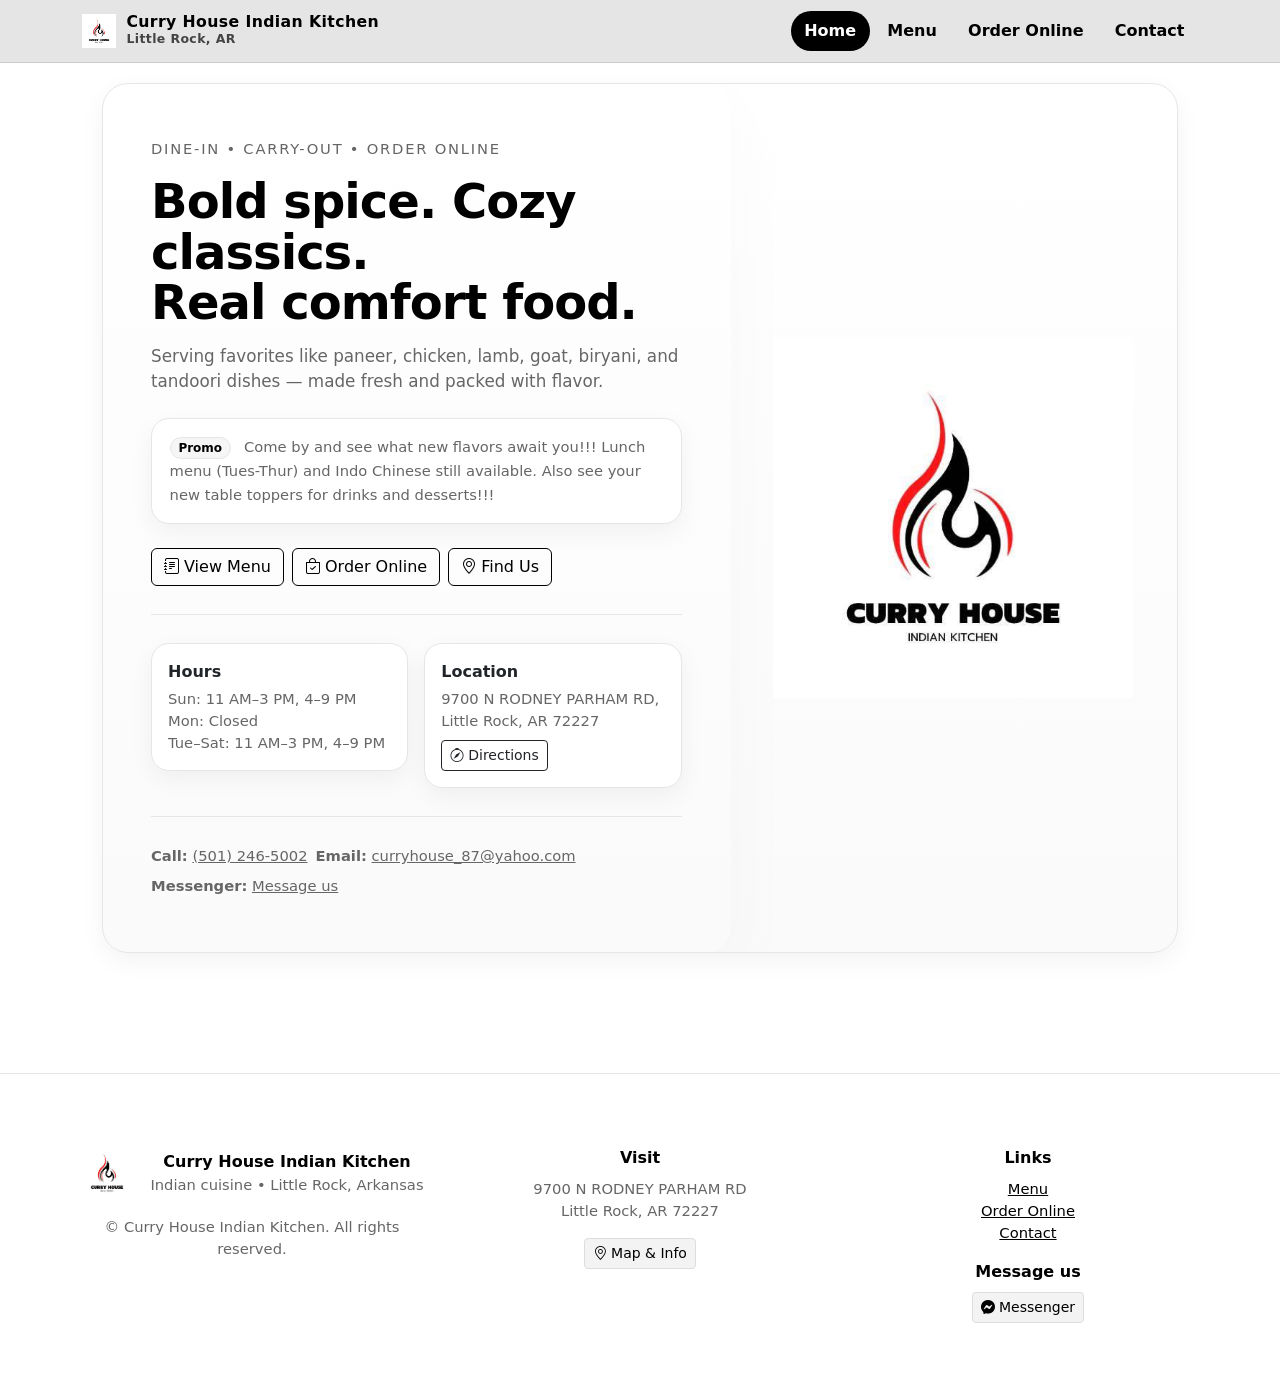
<file: curry house/index.html>
<!doctype html>
<html lang="en">
<head>
<meta charset="utf-8">
<meta name="viewport" content="width=device-width, initial-scale=1">
<title>Curry House Indian Kitchen</title>
<meta name="description" content="Curry House Indian Kitchen in Little Rock, Arkansas. Authentic Indian cuisine, biryani, tandoori, curries, and more.">
<link rel="icon" href="images/curryhouse.png">

<link href="https://cdn.jsdelivr.net/npm/bootstrap@5.3.3/dist/css/bootstrap.min.css" rel="stylesheet" integrity="sha384-QWTKZyjpPEjISv5WaRU9OFeRpok6YctnYmDr5pNlyT2bRjXh0JMhjY6hW+ALEwIH" crossorigin="anonymous">
<link rel="stylesheet" href="https://cdn.jsdelivr.net/npm/bootstrap-icons@1.11.3/font/bootstrap-icons.min.css">
<link rel="stylesheet" href="css/styles.css">

</head>
<body>

<nav class="navbar navbar-expand-lg sticky-top">
  <div class="container">
    <a class="navbar-brand brand-lockup" href="index.html">
      <img src="images/curryhouse.png" alt="Curry House logo">
      <div>
        <div class="brand-title">Curry House Indian Kitchen</div>
        <div class="brand-sub">Little Rock, AR</div>
      </div>
    </a>

    <button class="navbar-toggler" type="button" data-bs-toggle="collapse" data-bs-target="#navMain" aria-controls="navMain" aria-expanded="false" aria-label="Toggle navigation">
      <span class="navbar-toggler-icon"></span>
    </button>

    <div class="collapse navbar-collapse" id="navMain">
      <ul class="navbar-nav ms-auto gap-1">
        <li class="nav-item"><a class="nav-link active" href="index.html">Home</a></li>
        <li class="nav-item"><a class="nav-link" href="menu.html">Menu</a></li>
        <li class="nav-item"><a class="nav-link" href="order.html">Order Online</a></li>
        <li class="nav-item"><a class="nav-link" href="contact.html">Contact</a></li>
      </ul>
    </div>
  </div>
</nav>


<section class="section hero">
  <div class="container container-xl">
    <div class="hero-surface">
      <div class="row g-0 align-items-stretch">
        <div class="col-lg-7">
          <div class="hero-left">
            <div class="smallprint text-uppercase" style="letter-spacing:.12em;">Dine-in • Carry-out • Order online</div>
            <h1 class="mt-3">Bold spice. Cozy classics.<br>Real comfort food.</h1>
            <p class="mt-3">Serving favorites like paneer, chicken, lamb, goat, biryani, and tandoori dishes — made fresh and packed with flavor.</p>

            <div class="promo-callout mt-4">
              <span class="badge rounded-pill me-2">Promo</span>
              <span class="smallprint">Come by and see what new flavors await you!!!  Lunch menu (Tues-Thur) and Indo Chinese still available. Also see your new table toppers for drinks and desserts!!!</span>
            </div>

            <div class="d-flex flex-wrap gap-2 mt-4">
              <a class="btn btn-accent" href="menu.html"><i class="bi bi-journal-text me-1"></i>View Menu</a>
              <a class="btn btn-ghost" href="order.html"><i class="bi bi-bag-check me-1"></i>Order Online</a>
              <a class="btn btn-ghost" href="contact.html"><i class="bi bi-geo-alt me-1"></i>Find Us</a>
            </div>

            <div class="divider"></div>

            <div class="row g-3">
              <div class="col-md-6">
                <div class="card p-3">
                  <div class="fw-bold">Hours</div>
                  <div class="smallprint mt-1">
                    Sun: 11 AM–3 PM, 4–9 PM<br>
                    Mon: Closed<br>
                    Tue–Sat: 11 AM–3 PM, 4–9 PM
                  </div>
                </div>
              </div>
              <div class="col-md-6">
                <div class="card p-3">
                  <div class="fw-bold">Location</div>
                  <div class="smallprint mt-1">9700 N RODNEY PARHAM RD, Little Rock, AR 72227</div>
                  <div class="mt-2">
                    <a class="btn btn-sm btn-outline-dark" target="_blank" href="https://www.google.com/maps?q=9700+N+Rodney+Parham+Rd,+Little+Rock,+AR+72227">
                      <i class="bi bi-compass me-1"></i>Directions
                    </a>
                  </div>
                </div>
              </div>
            </div>

            <div class="divider"></div>

            <div class="d-flex flex-wrap gap-2 align-items-center">
              <div class="smallprint"><span class="fw-bold">Call:</span> <a href="tel:+15012465002">(501) 246-5002</a></div>
              <div class="smallprint"><span class="fw-bold">Email:</span> <a href="mailto:curryhouse_87@yahoo.com">curryhouse_87@yahoo.com</a></div>
              <div class="smallprint"><span class="fw-bold">Messenger:</span> <a target="_blank" href="https://www.facebook.com/messages/t/100092393770337">Message us</a></div>
            </div>

          </div>
        </div>
        <div class="col-lg-5 d-none d-lg-block">
          <div class="h-100 d-flex align-items-center justify-content-center p-4">
            <img src="images/curryhouse.png" alt="Curry House Indian Kitchen logo" style="max-width: 360px; width: 100%; height: auto;">
          </div>
        </div>
      </div>
    </div>
  </div>
</section>


<footer class="footer mt-5">
  <div class="container section">
    <div class="row g-4 align-items-start">
      <div class="col-lg-4">
        <div class="d-flex align-items-center gap-3">
          <img src="images/curryhouse.png" alt="" width="54" height="54" class="rounded-3">
          <div>
            <div class="fw-bold">Curry House Indian Kitchen</div>
            <div class="smallprint">Indian cuisine • Little Rock, Arkansas</div>
          </div>
        </div>
        <div class="smallprint mt-3">© Curry House Indian Kitchen. All rights reserved.</div>
      </div>

      <div class="col-lg-4">
        <div class="fw-bold mb-2">Visit</div>
        <div class="smallprint">9700 N RODNEY PARHAM RD<br>Little Rock, AR 72227</div>
        <div class="mt-3">
          <a class="btn btn-sm btn-outline-dark" target="_blank"
             href="https://www.google.com/maps?q=9700+N+Rodney+Parham+Rd,+Little+Rock,+AR+72227">
            <i class="bi bi-geo-alt me-1"></i>Map & Info
          </a>
        </div>
      </div>

      <div class="col-lg-4">
        <div class="fw-bold mb-2">Links</div>
        <ul class="list-unstyled smallprint m-0">
          <li><a href="menu.html">Menu</a></li>
          <li><a href="order.html">Order Online</a></li>
          <li><a href="contact.html">Contact</a></li>
        </ul>

        <div class="fw-bold mt-3 mb-2">Message us</div>
        <a class="btn btn-sm btn-outline-dark" target="_blank" href="https://www.facebook.com/messages/t/100092393770337">
          <i class="bi bi-messenger me-1"></i>Messenger
        </a>
      </div>
    </div>
  </div>
</footer>


<script src="https://cdn.jsdelivr.net/npm/bootstrap@5.3.3/dist/js/bootstrap.bundle.min.js" integrity="sha384-YvpcrYf0tY3lHB60NNkmXc5s9fDVZLESaAA55NDzOxhy9GkcIdslK1eN7N6jIeHz" crossorigin="anonymous"></script>

</body>
</html>
</file>
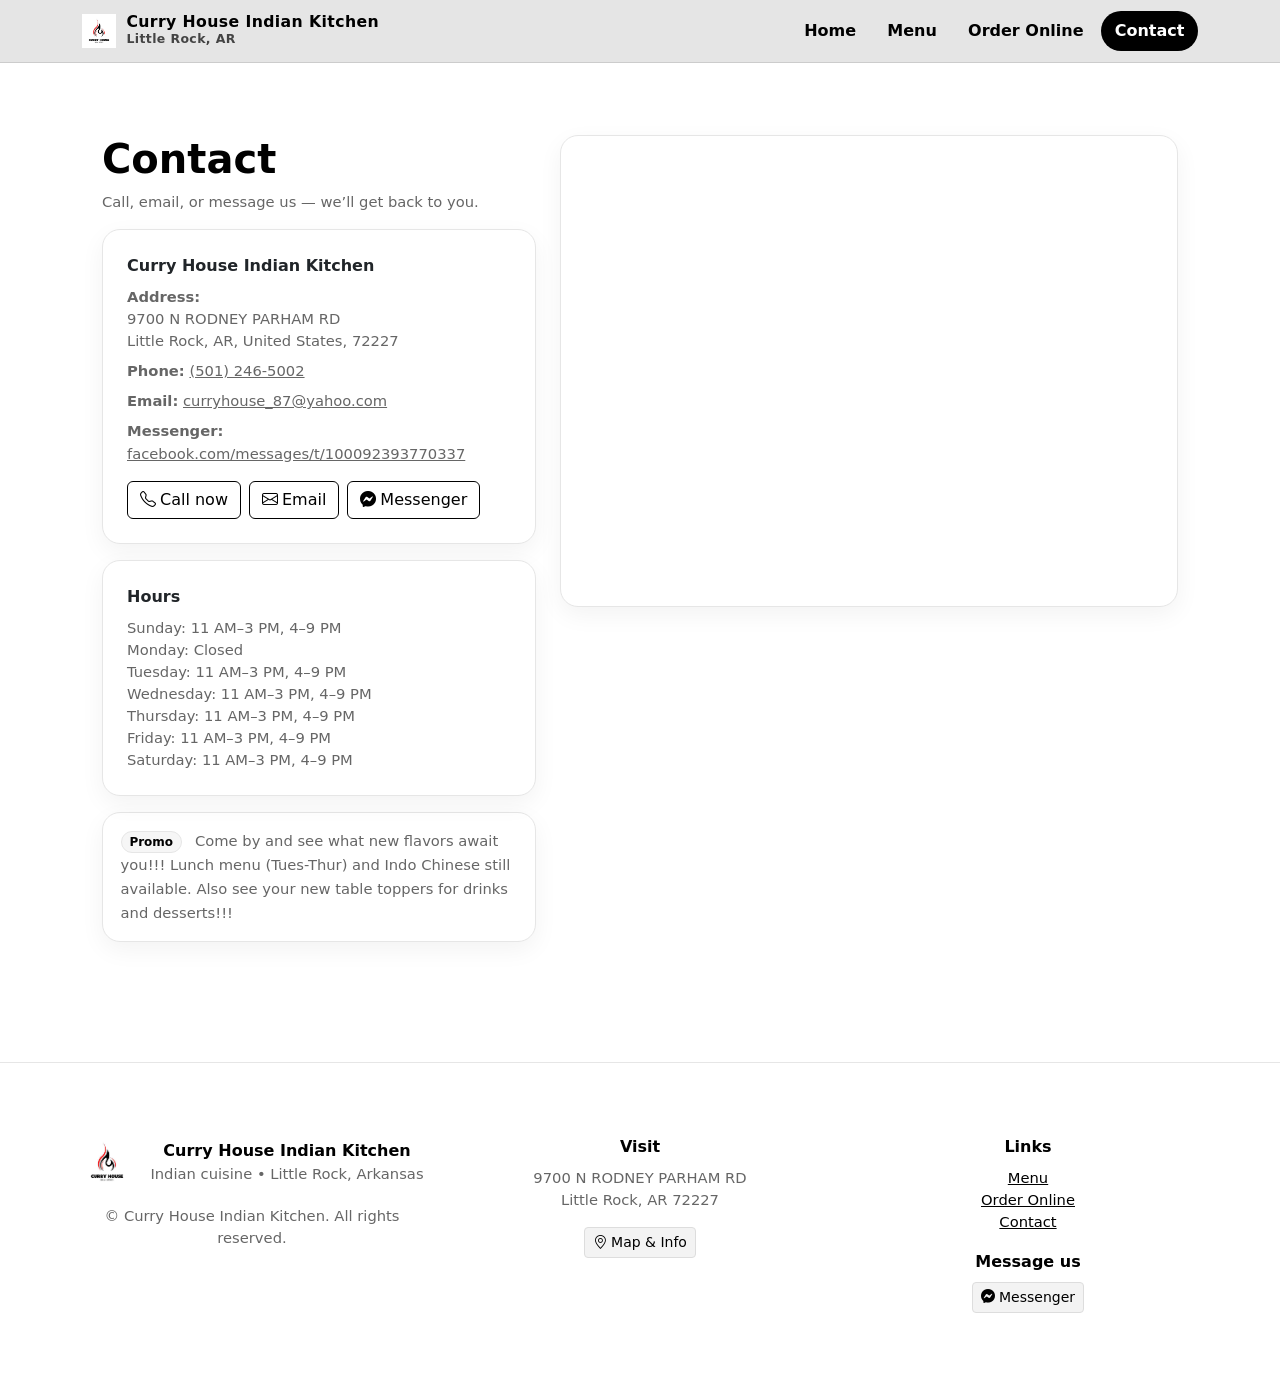
<file: curry house/contact.html>
<!doctype html>
<html lang="en">
<head>
<meta charset="utf-8">
<meta name="viewport" content="width=device-width, initial-scale=1">
<title>Contact • Curry House Indian Kitchen</title>
<meta name="description" content="Contact Curry House Indian Kitchen in Little Rock, AR. Address, phone, email, hours, and map.">
<link rel="icon" href="images/curryhouse.png">

<link href="https://cdn.jsdelivr.net/npm/bootstrap@5.3.3/dist/css/bootstrap.min.css" rel="stylesheet" integrity="sha384-QWTKZyjpPEjISv5WaRU9OFeRpok6YctnYmDr5pNlyT2bRjXh0JMhjY6hW+ALEwIH" crossorigin="anonymous">
<link rel="stylesheet" href="https://cdn.jsdelivr.net/npm/bootstrap-icons@1.11.3/font/bootstrap-icons.min.css">
<link rel="stylesheet" href="css/styles.css">

</head>
<body>

<nav class="navbar navbar-expand-lg sticky-top">
  <div class="container">
    <a class="navbar-brand brand-lockup" href="index.html">
      <img src="images/curryhouse.png" alt="Curry House logo">
      <div>
        <div class="brand-title">Curry House Indian Kitchen</div>
        <div class="brand-sub">Little Rock, AR</div>
      </div>
    </a>

    <button class="navbar-toggler" type="button" data-bs-toggle="collapse" data-bs-target="#navMain" aria-controls="navMain" aria-expanded="false" aria-label="Toggle navigation">
      <span class="navbar-toggler-icon"></span>
    </button>

    <div class="collapse navbar-collapse" id="navMain">
      <ul class="navbar-nav ms-auto gap-1">
        <li class="nav-item"><a class="nav-link" href="index.html">Home</a></li>
        <li class="nav-item"><a class="nav-link" href="menu.html">Menu</a></li>
        <li class="nav-item"><a class="nav-link" href="order.html">Order Online</a></li>
        <li class="nav-item"><a class="nav-link active" href="contact.html">Contact</a></li>
      </ul>
    </div>
  </div>
</nav>


<section class="section">
  <div class="container container-xl">
    <div class="row g-4">
      <div class="col-lg-5">
        <h1 class="fw-bold">Contact</h1>
        <p class="smallprint">Call, email, or message us — we’ll get back to you.</p>

        <div class="card p-3 p-lg-4">
          <div class="fw-bold mb-2">Curry House Indian Kitchen</div>

          <div class="smallprint mb-2"><span class="fw-bold">Address:</span><br>
            9700 N RODNEY PARHAM RD<br>
            Little Rock, AR, United States, 72227
          </div>

          <div class="smallprint mb-2"><span class="fw-bold">Phone:</span>
            <a href="tel:+15012465002">(501) 246-5002</a>
          </div>

          <div class="smallprint mb-2"><span class="fw-bold">Email:</span>
            <a href="mailto:curryhouse_87@yahoo.com">curryhouse_87@yahoo.com</a>
          </div>

          <div class="smallprint mb-3"><span class="fw-bold">Messenger:</span>
            <a target="_blank" href="https://www.facebook.com/messages/t/100092393770337">facebook.com/messages/t/100092393770337</a>
          </div>

          <div class="d-flex gap-2 flex-wrap">
            <a class="btn btn-accent" href="tel:+15012465002"><i class="bi bi-telephone me-1"></i>Call now</a>
            <a class="btn btn-ghost" href="mailto:curryhouse_87@yahoo.com"><i class="bi bi-envelope me-1"></i>Email</a>
            <a class="btn btn-ghost" target="_blank" href="https://www.facebook.com/messages/t/100092393770337"><i class="bi bi-messenger me-1"></i>Messenger</a>
          </div>
        </div>

        <div class="card p-3 p-lg-4 mt-3">
          <div class="fw-bold mb-2">Hours</div>
          <div class="smallprint">
            Sunday: 11 AM–3 PM, 4–9 PM<br>
            Monday: Closed<br>
            Tuesday: 11 AM–3 PM, 4–9 PM<br>
            Wednesday: 11 AM–3 PM, 4–9 PM<br>
            Thursday: 11 AM–3 PM, 4–9 PM<br>
            Friday: 11 AM–3 PM, 4–9 PM<br>
            Saturday: 11 AM–3 PM, 4–9 PM
          </div>
        </div>

        <div class="promo-callout mt-3">
          <span class="badge rounded-pill me-2">Promo</span>
          <span class="smallprint">Come by and see what new flavors await you!!!  Lunch menu (Tues-Thur) and Indo Chinese still available. Also see your new table toppers for drinks and desserts!!!</span>
        </div>
      </div>

      <div class="col-lg-7">
        <div class="card p-2 p-lg-3">
          <div class="ratio ratio-4x3" style="border-radius: 16px; overflow:hidden;">
            <iframe
              title="Curry House Indian Kitchen Map"
              src="https://www.google.com/maps?q=9700%20N%20Rodney%20Parham%20Rd%2C%20Little%20Rock%2C%20AR%2072227&output=embed"
              loading="lazy"
              referrerpolicy="no-referrer-when-downgrade">
            </iframe>
          </div>
        </div>
      </div>
    </div>
  </div>
</section>


<footer class="footer mt-5">
  <div class="container section">
    <div class="row g-4 align-items-start">
      <div class="col-lg-4">
        <div class="d-flex align-items-center gap-3">
          <img src="images/curryhouse.png" alt="" width="54" height="54" class="rounded-3">
          <div>
            <div class="fw-bold">Curry House Indian Kitchen</div>
            <div class="smallprint">Indian cuisine • Little Rock, Arkansas</div>
          </div>
        </div>
        <div class="smallprint mt-3">© Curry House Indian Kitchen. All rights reserved.</div>
      </div>

      <div class="col-lg-4">
        <div class="fw-bold mb-2">Visit</div>
        <div class="smallprint">9700 N RODNEY PARHAM RD<br>Little Rock, AR 72227</div>
        <div class="mt-3">
          <a class="btn btn-sm btn-outline-dark" target="_blank"
             href="https://www.google.com/maps?q=9700+N+Rodney+Parham+Rd,+Little+Rock,+AR+72227">
            <i class="bi bi-geo-alt me-1"></i>Map & Info
          </a>
        </div>
      </div>

      <div class="col-lg-4">
        <div class="fw-bold mb-2">Links</div>
        <ul class="list-unstyled smallprint m-0">
          <li><a href="menu.html">Menu</a></li>
          <li><a href="order.html">Order Online</a></li>
          <li><a href="contact.html">Contact</a></li>
        </ul>

        <div class="fw-bold mt-3 mb-2">Message us</div>
        <a class="btn btn-sm btn-outline-dark" target="_blank" href="https://www.facebook.com/messages/t/100092393770337">
          <i class="bi bi-messenger me-1"></i>Messenger
        </a>
      </div>
    </div>
  </div>
</footer>


<script src="https://cdn.jsdelivr.net/npm/bootstrap@5.3.3/dist/js/bootstrap.bundle.min.js" integrity="sha384-YvpcrYf0tY3lHB60NNkmXc5s9fDVZLESaAA55NDzOxhy9GkcIdslK1eN7N6jIeHz" crossorigin="anonymous"></script>

</body>
</html>
</file>
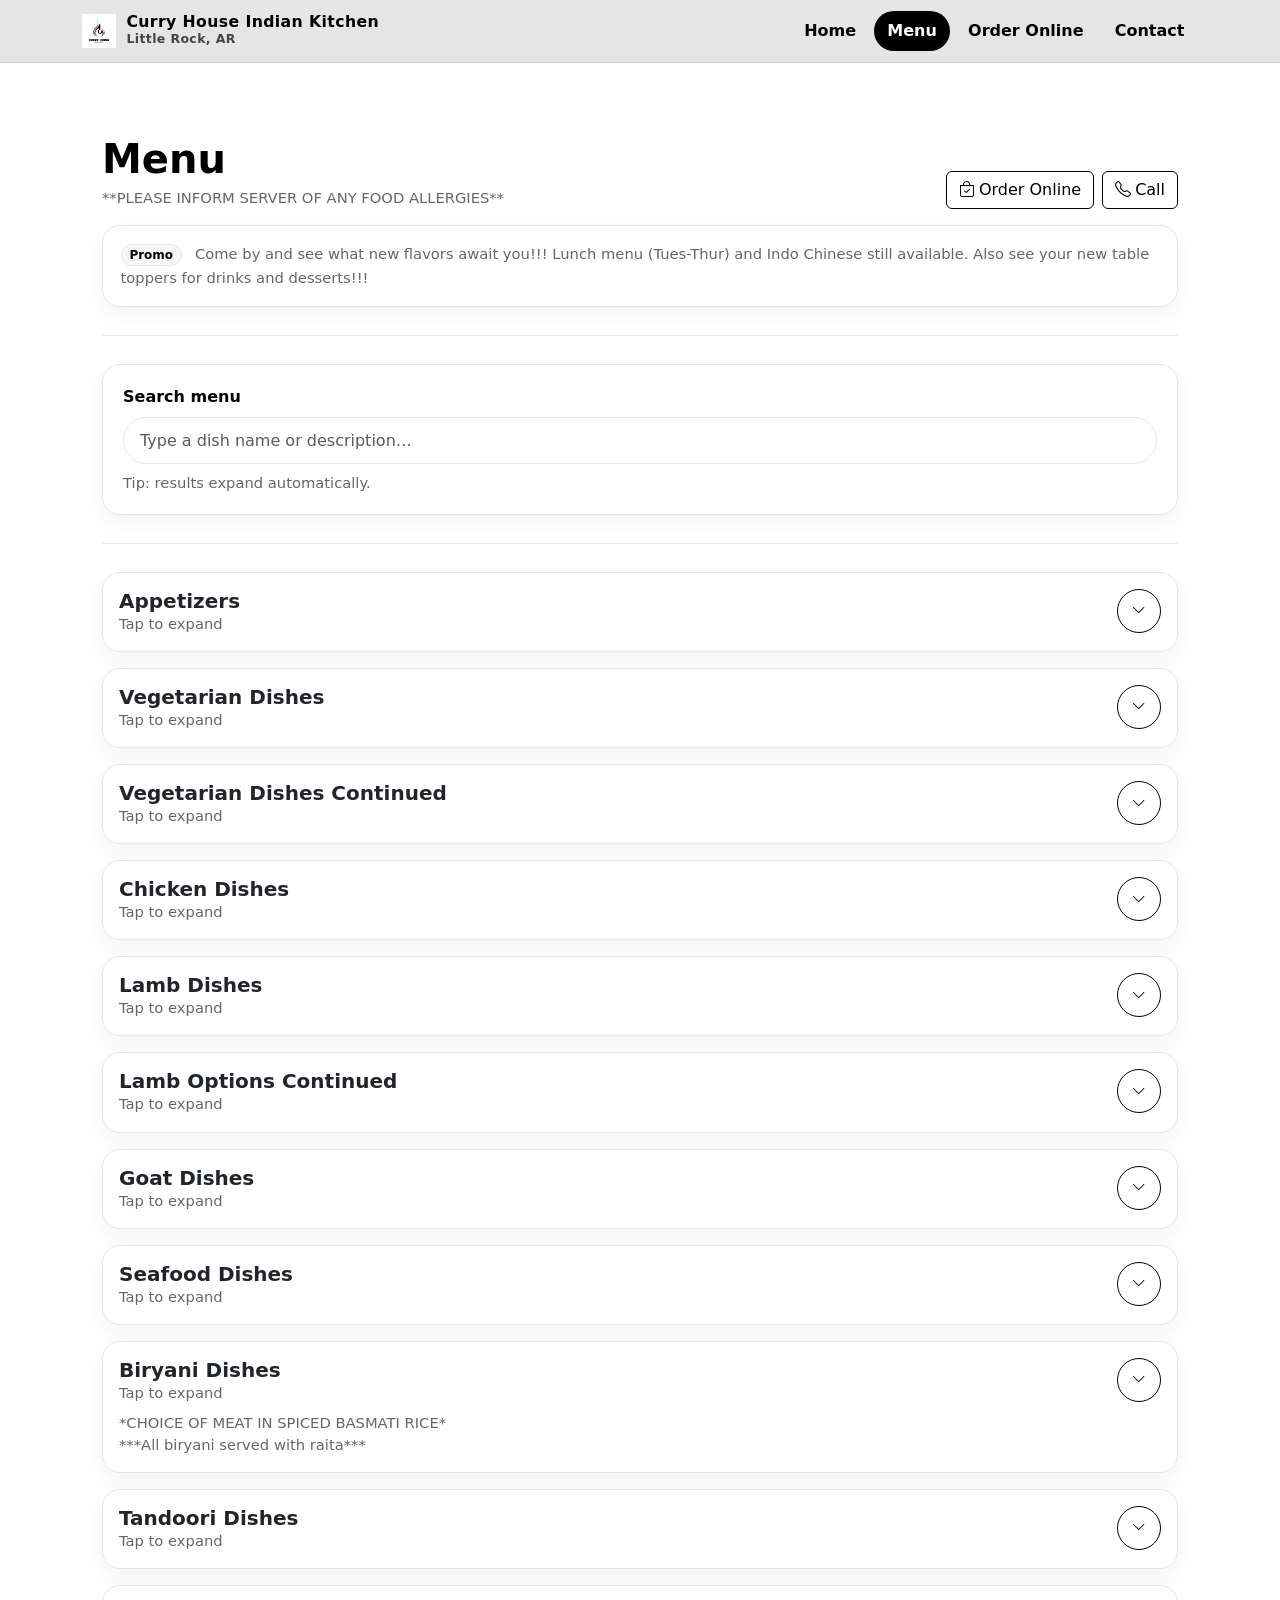
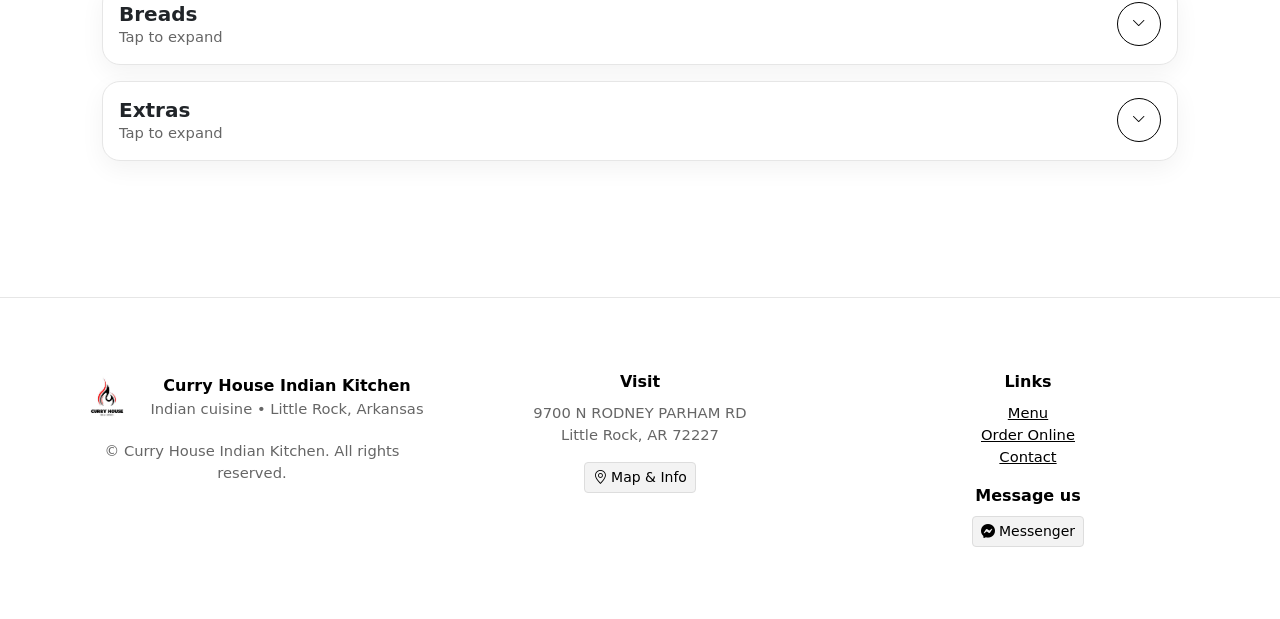
<file: curry house/menu.html>
<!doctype html>
<html lang="en">
<head>
<meta charset="utf-8">
<meta name="viewport" content="width=device-width, initial-scale=1">
<title>Menu • Curry House Indian Kitchen</title>
<meta name="description" content="Curry House Indian Kitchen menu. Appetizers, vegetarian, chicken, lamb, goat, seafood, biryani, tandoori, breads, and extras.">
<link rel="icon" href="images/curryhouse.png">

<link href="https://cdn.jsdelivr.net/npm/bootstrap@5.3.3/dist/css/bootstrap.min.css" rel="stylesheet" integrity="sha384-QWTKZyjpPEjISv5WaRU9OFeRpok6YctnYmDr5pNlyT2bRjXh0JMhjY6hW+ALEwIH" crossorigin="anonymous">
<link rel="stylesheet" href="https://cdn.jsdelivr.net/npm/bootstrap-icons@1.11.3/font/bootstrap-icons.min.css">
<link rel="stylesheet" href="css/styles.css">

</head>
<body>

<nav class="navbar navbar-expand-lg sticky-top">
  <div class="container">
    <a class="navbar-brand brand-lockup" href="index.html">
      <img src="images/curryhouse.png" alt="Curry House logo">
      <div>
        <div class="brand-title">Curry House Indian Kitchen</div>
        <div class="brand-sub">Little Rock, AR</div>
      </div>
    </a>

    <button class="navbar-toggler" type="button" data-bs-toggle="collapse" data-bs-target="#navMain" aria-controls="navMain" aria-expanded="false" aria-label="Toggle navigation">
      <span class="navbar-toggler-icon"></span>
    </button>

    <div class="collapse navbar-collapse" id="navMain">
      <ul class="navbar-nav ms-auto gap-1">
        <li class="nav-item"><a class="nav-link" href="index.html">Home</a></li>
        <li class="nav-item"><a class="nav-link active" href="menu.html">Menu</a></li>
        <li class="nav-item"><a class="nav-link" href="order.html">Order Online</a></li>
        <li class="nav-item"><a class="nav-link" href="contact.html">Contact</a></li>
      </ul>
    </div>
  </div>
</nav>


<section class="section">
  <div class="container container-xl">
    <div class="row g-4">
      <div class="col-lg-12">
        <div class="d-flex align-items-end justify-content-between flex-wrap gap-2">
          <div>
            <h1 class="fw-bold mb-1">Menu</h1>
            <div class="smallprint">**PLEASE INFORM SERVER OF ANY FOOD ALLERGIES**</div>
          </div>
          <div class="d-flex gap-2 flex-wrap">
            <a class="btn btn-accent" target="_blank"
               href="https://www.grubhub.com/restaurant/curry-house-indian-kitchen-9700-n-rodney-parham-rd-little-rock/6415000?classicAffiliateId=%2Fr%2Fw%2F6415000%2Frestaurant%2F6415000">
              <i class="bi bi-bag-check me-1"></i>Order Online
            </a>
            <a class="btn btn-ghost" href="tel:+15012465002"><i class="bi bi-telephone me-1"></i>Call</a>
          </div>
        </div>

        <div class="promo-callout mt-3">
          <span class="badge rounded-pill me-2">Promo</span>
          <span class="smallprint">Come by and see what new flavors await you!!!  Lunch menu (Tues-Thur) and Indo Chinese still available. Also see your new table toppers for drinks and desserts!!!</span>
        </div>

        <div class="divider"></div>

        <div class="menu-search">
          <label for="menuSearch" class="fw-bold mb-2 d-block">Search menu</label>
          <input id="menuSearch" type="search" class="form-control" placeholder="Type a dish name or description…">
          <div class="smallprint mt-2">Tip: results expand automatically.</div>
        </div>

        <div id="noMatches" class="menu-no-matches mt-3" role="status" aria-live="polite">
          <div class="fw-bold">No matches</div>
          <div class="smallprint">Try a different word (e.g., “biryani”, “naan”, “paneer”).</div>
        </div>

        <div class="divider"></div>

        <div class="menu-accordion" id="menuAccordion">
          
    <div class="card card-hover p-3 mb-3 menu-category" data-category="appetizers">
      <div class="d-flex align-items-start justify-content-between gap-3">
        <div>
          <h2 class="h5 menu-category-title m-0">Appetizers</h2>
          <div class="smallprint">Tap to expand</div>
          
        </div>
        <button class="btn btn-sm btn-ghost menu-toggle" type="button"
          data-bs-toggle="collapse" data-bs-target="#cat1"
          aria-expanded="false" aria-controls="cat1">
          <i class="bi bi-chevron-down"></i>
        </button>
      </div>

      <div class="collapse mt-3 menu-collapse" id="cat1">
        <div class="d-grid gap-2 menu-items">
          
      <div class="menu-item" data-name="basket of fries" data-desc="crispy, golden fries served with ketchup">
        <div>
          <span class="name">Basket of Fries</span>
          <span class="sub">Crispy, golden fries served with ketchup</span>
        </div>
        <div class="price">$5.00</div>
      </div>
    

      <div class="menu-item" data-name="chili garlic fries" data-desc="crispy, golden fries tossed in chili garlic sauce">
        <div>
          <span class="name">Chili Garlic Fries</span>
          <span class="sub">Crispy, golden fries tossed in chili garlic sauce</span>
        </div>
        <div class="price">$8.00</div>
      </div>
    

      <div class="menu-item" data-name="masala fries" data-desc="crispy, golden fries tossed in homemade spice chaat masala">
        <div>
          <span class="name">Masala Fries</span>
          <span class="sub">Crispy, golden fries tossed in homemade spice chaat masala</span>
        </div>
        <div class="price">$7.00</div>
      </div>
    

      <div class="menu-item" data-name="vegetable samosa" data-desc="2 triangular shaped pastries filled with spiced vegetable mixture and fried">
        <div>
          <span class="name">Vegetable Samosa</span>
          <span class="sub">2 triangular shaped pastries filled with spiced vegetable mixture and fried</span>
        </div>
        <div class="price">$5.00</div>
      </div>
    

      <div class="menu-item" data-name="samosa chaat" data-desc="vegetable samosa, garbanzo beans, yogurt, mint and tamarind sauces">
        <div>
          <span class="name">Samosa Chaat</span>
          <span class="sub">Vegetable samosa, garbanzo beans, yogurt, mint and tamarind sauces</span>
        </div>
        <div class="price">$8.00</div>
      </div>
    

      <div class="menu-item" data-name="mixed pakora" data-desc="fresh cut vegetables, spices fried in a chickpea batter">
        <div>
          <span class="name">Mixed Pakora</span>
          <span class="sub">Fresh cut vegetables, spices fried in a chickpea batter</span>
        </div>
        <div class="price">$5.00</div>
      </div>
    

      <div class="menu-item" data-name="chili garlic chicken or gobi" data-desc="boneless chicken thigh meat or cauliflower served in homemade chili garlic sauce">
        <div>
          <span class="name">Chili Garlic Chicken or Gobi</span>
          <span class="sub">Boneless chicken thigh meat or cauliflower served in homemade chili garlic sauce</span>
        </div>
        <div class="price">$12.00</div>
      </div>
    

      <div class="menu-item" data-name="chili garlic paneer or shrimp" data-desc="homemade cheese or shrimp served in homemade chili garlic sauce">
        <div>
          <span class="name">Chili Garlic Paneer or Shrimp</span>
          <span class="sub">Homemade cheese or shrimp served in homemade chili garlic sauce</span>
        </div>
        <div class="price">$14.00</div>
      </div>
    

      <div class="menu-item" data-name="chicken or shrimp or gobi 555" data-desc="mustard seed, curry leaves, cream, yogurt, homemade sauce">
        <div>
          <span class="name">Chicken or Shrimp or Gobi 555</span>
          <span class="sub">Mustard seed, curry leaves, cream, yogurt, homemade sauce</span>
        </div>
        <div class="price">$13.00</div>
      </div>
    

      <div class="menu-item" data-name="chili chicken or chili gobi" data-desc="traditional indian dish with boneless thigh meat or cauliflower, chili sauce, bell peppers and onion">
        <div>
          <span class="name">Chili Chicken or Chili Gobi</span>
          <span class="sub">Traditional Indian dish with boneless thigh meat or cauliflower, chili sauce, bell peppers and onion</span>
        </div>
        <div class="price">$12.00</div>
      </div>
    

      <div class="menu-item" data-name="chili paneer or chili shrimp" data-desc="traditional indian dish with homemade cheese or shrimp, chili sauce, bell peppers and onion">
        <div>
          <span class="name">Chili Paneer or Chili Shrimp</span>
          <span class="sub">Traditional Indian dish with homemade cheese or shrimp, chili sauce, bell peppers and onion</span>
        </div>
        <div class="price">$14.00</div>
      </div>
    

      <div class="menu-item" data-name="chicken 65 or gobi 65" data-desc="chicken or cauliflower, chili sauce, mustard seed">
        <div>
          <span class="name">Chicken 65 or Gobi 65</span>
          <span class="sub">Chicken or cauliflower, chili sauce, mustard seed</span>
        </div>
        <div class="price">$12.00</div>
      </div>
    

      <div class="menu-item" data-name="paneer 65 or shrimp 65" data-desc="homemade cheese or shrimp, chili sauce, mustard seed">
        <div>
          <span class="name">Paneer 65 or Shrimp 65</span>
          <span class="sub">Homemade cheese or shrimp, chili sauce, mustard seed</span>
        </div>
        <div class="price">$14.00</div>
      </div>
    

      <div class="menu-item" data-name="chicken lollipop" data-desc="marinated lollipop chicken, deep fried, tossed in schezwan sauce">
        <div>
          <span class="name">Chicken Lollipop</span>
          <span class="sub">Marinated lollipop chicken, deep fried, tossed in schezwan sauce</span>
        </div>
        <div class="price">$12.00</div>
      </div>
    

      <div class="menu-item" data-name="dal soup" data-desc="lentil soup made with homemade spice and garnished with fresh cilantro">
        <div>
          <span class="name">Dal Soup</span>
          <span class="sub">Lentil soup made with homemade spice and garnished with fresh cilantro</span>
        </div>
        <div class="price">$4.00</div>
      </div>
    

      <div class="menu-item" data-name="chicken corn soup" data-desc="indian soup made with shredded chicken, corn, and mild spices">
        <div>
          <span class="name">Chicken Corn Soup</span>
          <span class="sub">Indian soup made with shredded chicken, corn, and mild spices</span>
        </div>
        <div class="price">$6.00</div>
      </div>
    

      <div class="menu-item" data-name="manchow soup" data-desc="indo-chinese soup made with soy sauce and garnished with green onions">
        <div>
          <span class="name">Manchow Soup</span>
          <span class="sub">Indo-Chinese soup made with soy sauce and garnished with green onions</span>
        </div>
        <div class="price">$5.00</div>
      </div>
    

      <div class="menu-item" data-name="manchow soup with chicken" data-desc="indo-chinese soup made with soy sauce and garnished with green onions">
        <div>
          <span class="name">Manchow Soup with Chicken</span>
          <span class="sub">Indo-Chinese soup made with soy sauce and garnished with green onions</span>
        </div>
        <div class="price">$6.00</div>
      </div>
    
        </div>
      </div>
    </div>
    
    <div class="card card-hover p-3 mb-3 menu-category" data-category="vegetarian dishes">
      <div class="d-flex align-items-start justify-content-between gap-3">
        <div>
          <h2 class="h5 menu-category-title m-0">Vegetarian Dishes</h2>
          <div class="smallprint">Tap to expand</div>
          
        </div>
        <button class="btn btn-sm btn-ghost menu-toggle" type="button"
          data-bs-toggle="collapse" data-bs-target="#cat2"
          aria-expanded="false" aria-controls="cat2">
          <i class="bi bi-chevron-down"></i>
        </button>
      </div>

      <div class="collapse mt-3 menu-collapse" id="cat2">
        <div class="d-grid gap-2 menu-items">
          
      <div class="menu-item" data-name="dal tadka" data-desc="lentils cooked with tomato, onions and spices with garlic tadka">
        <div>
          <span class="name">Dal Tadka</span>
          <span class="sub">Lentils cooked with tomato, onions and spices with garlic tadka</span>
        </div>
        <div class="price">$13.00</div>
      </div>
    

      <div class="menu-item" data-name="dal makhani" data-desc="black lentils in a creamy sauce with spices and butter">
        <div>
          <span class="name">Dal Makhani</span>
          <span class="sub">Black lentils in a creamy sauce with spices and butter</span>
        </div>
        <div class="price">$14.00</div>
      </div>
    

      <div class="menu-item" data-name="aloo gobi" data-desc="potatoes and cauliflower cooked in spices">
        <div>
          <span class="name">Aloo Gobi</span>
          <span class="sub">Potatoes and cauliflower cooked in spices</span>
        </div>
        <div class="price">$14.00</div>
      </div>
    

      <div class="menu-item" data-name="aloo mattar" data-desc="potatoes and green peas cooked in spices">
        <div>
          <span class="name">Aloo Mattar</span>
          <span class="sub">Potatoes and green peas cooked in spices</span>
        </div>
        <div class="price">$14.00</div>
      </div>
    

      <div class="menu-item" data-name="chana masala" data-desc="garbanzo beans in a curry sauce">
        <div>
          <span class="name">Chana Masala</span>
          <span class="sub">Garbanzo beans in a curry sauce</span>
        </div>
        <div class="price">$14.00</div>
      </div>
    

      <div class="menu-item" data-name="vegetable korma" data-desc="mixed vegetables in creamy korma sauce">
        <div>
          <span class="name">Vegetable Korma</span>
          <span class="sub">Mixed vegetables in creamy korma sauce</span>
        </div>
        <div class="price">$14.00</div>
      </div>
    

      <div class="menu-item" data-name="malai kofta" data-desc="kofta cooked in a makhani malai sauce">
        <div>
          <span class="name">Malai Kofta</span>
          <span class="sub">Kofta cooked in a makhani malai sauce</span>
        </div>
        <div class="price">$15.00</div>
      </div>
    

      <div class="menu-item" data-name="cashew masala" data-desc="cashews cooked in curry sauce">
        <div>
          <span class="name">Cashew Masala</span>
          <span class="sub">Cashews cooked in curry sauce</span>
        </div>
        <div class="price">$17.00</div>
      </div>
    
        </div>
      </div>
    </div>
    
    <div class="card card-hover p-3 mb-3 menu-category" data-category="vegetarian dishes continued">
      <div class="d-flex align-items-start justify-content-between gap-3">
        <div>
          <h2 class="h5 menu-category-title m-0">Vegetarian Dishes Continued</h2>
          <div class="smallprint">Tap to expand</div>
          
        </div>
        <button class="btn btn-sm btn-ghost menu-toggle" type="button"
          data-bs-toggle="collapse" data-bs-target="#cat3"
          aria-expanded="false" aria-controls="cat3">
          <i class="bi bi-chevron-down"></i>
        </button>
      </div>

      <div class="collapse mt-3 menu-collapse" id="cat3">
        <div class="d-grid gap-2 menu-items">
          
      <div class="menu-item" data-name="achari bhindi" data-desc="fried okra, onion, bell pepper in pickling spices">
        <div>
          <span class="name">Achari Bhindi</span>
          <span class="sub">Fried okra, onion, bell pepper in pickling spices</span>
        </div>
        <div class="price">$15.00</div>
      </div>
    

      <div class="menu-item" data-name="baingan bharta" data-desc="roasted eggplant cooked in onion and tomatoes">
        <div>
          <span class="name">Baingan Bharta</span>
          <span class="sub">Roasted eggplant cooked in onion and tomatoes</span>
        </div>
        <div class="price">$15.00</div>
      </div>
    

      <div class="menu-item" data-name="saag paneer" data-desc="creamed spinach sauce with homemade cheese">
        <div>
          <span class="name">Saag Paneer</span>
          <span class="sub">Creamed spinach sauce with homemade cheese</span>
        </div>
        <div class="price">$14.00</div>
      </div>
    

      <div class="menu-item" data-name="mattar paneer" data-desc="homemade cheese and green peas, fenugreek leaves, onion and cream sauce">
        <div>
          <span class="name">Mattar Paneer</span>
          <span class="sub">Homemade cheese and green peas, fenugreek leaves, onion and cream sauce</span>
        </div>
        <div class="price">$14.00</div>
      </div>
    

      <div class="menu-item" data-name="shahi paneer" data-desc="homemade cheese in creamy makhani sauce">
        <div>
          <span class="name">Shahi Paneer</span>
          <span class="sub">Homemade cheese in creamy makhani sauce</span>
        </div>
        <div class="price">$14.00</div>
      </div>
    

      <div class="menu-item" data-name="paneer bhurjee" data-desc="homemade cheese, shredded cheese in curry sauce">
        <div>
          <span class="name">Paneer Bhurjee</span>
          <span class="sub">Homemade cheese, shredded cheese in curry sauce</span>
        </div>
        <div class="price">$18.00</div>
      </div>
    

      <div class="menu-item" data-name="paneer tikka masala" data-desc="homemade cheese cooked in a tikka sauce">
        <div>
          <span class="name">Paneer Tikka Masala</span>
          <span class="sub">Homemade cheese cooked in a tikka sauce</span>
        </div>
        <div class="price">$16.00</div>
      </div>
    

      <div class="menu-item" data-name="paneer makhani" data-desc="homemade cheese cooked in a creamy butter sauce with onions">
        <div>
          <span class="name">Paneer Makhani</span>
          <span class="sub">Homemade cheese cooked in a creamy butter sauce with onions</span>
        </div>
        <div class="price">$14.00</div>
      </div>
    

      <div class="menu-item" data-name="paneer kadhai" data-desc="homemade cheese cooked with bell peppers in spice gravy">
        <div>
          <span class="name">Paneer Kadhai</span>
          <span class="sub">Homemade cheese cooked with bell peppers in spice gravy</span>
        </div>
        <div class="price">$16.00</div>
      </div>
    

      <div class="menu-item" data-name="paneer bhuna" data-desc="homemade cheese in creamy tomato, onion, bhuna sauce">
        <div>
          <span class="name">Paneer Bhuna</span>
          <span class="sub">Homemade cheese in creamy tomato, onion, bhuna sauce</span>
        </div>
        <div class="price">$17.00</div>
      </div>
    

      <div class="menu-item" data-name="paneer lababdar" data-desc="homemade cheese in onion & cashew sauce, bell pepper, cheese">
        <div>
          <span class="name">Paneer Lababdar</span>
          <span class="sub">Homemade cheese in onion & cashew sauce, bell pepper, cheese</span>
        </div>
        <div class="price">$16.00</div>
      </div>
    

      <div class="menu-item" data-name="paneer chettinad" data-desc="homemade cheese in chettinad sauce, coconut cream">
        <div>
          <span class="name">Paneer Chettinad</span>
          <span class="sub">Homemade cheese in chettinad sauce, coconut cream</span>
        </div>
        <div class="price">$16.00</div>
      </div>
    
        </div>
      </div>
    </div>
    
    <div class="card card-hover p-3 mb-3 menu-category" data-category="chicken dishes">
      <div class="d-flex align-items-start justify-content-between gap-3">
        <div>
          <h2 class="h5 menu-category-title m-0">Chicken Dishes</h2>
          <div class="smallprint">Tap to expand</div>
          
        </div>
        <button class="btn btn-sm btn-ghost menu-toggle" type="button"
          data-bs-toggle="collapse" data-bs-target="#cat4"
          aria-expanded="false" aria-controls="cat4">
          <i class="bi bi-chevron-down"></i>
        </button>
      </div>

      <div class="collapse mt-3 menu-collapse" id="cat4">
        <div class="d-grid gap-2 menu-items">
          
      <div class="menu-item" data-name="chicken curry" data-desc="boneless chicken in curry sauce, homemade spices">
        <div>
          <span class="name">Chicken Curry</span>
          <span class="sub">Boneless chicken in curry sauce, homemade spices</span>
        </div>
        <div class="price">$16.00</div>
      </div>
    

      <div class="menu-item" data-name="chicken korma" data-desc="boneless chicken, cashews, coconut, onion sauce, makhani sauce">
        <div>
          <span class="name">Chicken Korma</span>
          <span class="sub">Boneless chicken, cashews, coconut, onion sauce, makhani sauce</span>
        </div>
        <div class="price">$17.00</div>
      </div>
    

      <div class="menu-item" data-name="chicken keema" data-desc="minced chicken, green peas, garlic, onion, tomato">
        <div>
          <span class="name">Chicken Keema</span>
          <span class="sub">Minced chicken, green peas, garlic, onion, tomato</span>
        </div>
        <div class="price">$17.00</div>
      </div>
    

      <div class="menu-item" data-name="chicken madras" data-desc="boneless chicken, coconut and traditional spices">
        <div>
          <span class="name">Chicken Madras</span>
          <span class="sub">Boneless chicken, coconut and traditional spices</span>
        </div>
        <div class="price">$17.00</div>
      </div>
    

      <div class="menu-item" data-name="karahi chicken" data-desc="boneless chicken cooked in homemade spices with onion and bell pepper">
        <div>
          <span class="name">Karahi Chicken</span>
          <span class="sub">Boneless chicken cooked in homemade spices with onion and bell pepper</span>
        </div>
        <div class="price">$17.00</div>
      </div>
    

      <div class="menu-item" data-name="saag chicken" data-desc="boneless chicken in a creamed spinach sauce">
        <div>
          <span class="name">Saag Chicken</span>
          <span class="sub">Boneless chicken in a creamed spinach sauce</span>
        </div>
        <div class="price">$17.00</div>
      </div>
    

      <div class="menu-item" data-name="chicken lababdar" data-desc="boneless chicken, onion & cashew sauce, bell peppers, cheese">
        <div>
          <span class="name">Chicken Lababdar</span>
          <span class="sub">Boneless chicken, onion & cashew sauce, bell peppers, cheese</span>
        </div>
        <div class="price">$17.00</div>
      </div>
    

      <div class="menu-item" data-name="chicken chettinad" data-desc="boneless chicken, chettinad sauce, coconut cream">
        <div>
          <span class="name">Chicken Chettinad</span>
          <span class="sub">Boneless chicken, chettinad sauce, coconut cream</span>
        </div>
        <div class="price">$17.00</div>
      </div>
    

      <div class="menu-item" data-name="chicken vindaloo" data-desc="boneless chicken, chef’s special vindaloo sauce, potatoes">
        <div>
          <span class="name">Chicken Vindaloo</span>
          <span class="sub">Boneless chicken, chef’s special vindaloo sauce, potatoes</span>
        </div>
        <div class="price">$16.00</div>
      </div>
    

      <div class="menu-item" data-name="chicken rogan josh" data-desc="boneless chicken, saffron, yogurt and cardamom">
        <div>
          <span class="name">Chicken Rogan Josh</span>
          <span class="sub">Boneless chicken, saffron, yogurt and cardamom</span>
        </div>
        <div class="price">$17.00</div>
      </div>
    

      <div class="menu-item" data-name="chicken tikka masala" data-desc="boneless marinated chicken cooked in a tikka sauce">
        <div>
          <span class="name">Chicken Tikka Masala</span>
          <span class="sub">Boneless marinated chicken cooked in a tikka sauce</span>
        </div>
        <div class="price">$16.00</div>
      </div>
    

      <div class="menu-item" data-name="butter chicken" data-desc="boneless chicken breast meat cooked in a makhani sauce">
        <div>
          <span class="name">Butter Chicken</span>
          <span class="sub">Boneless chicken breast meat cooked in a makhani sauce</span>
        </div>
        <div class="price">$16.00</div>
      </div>
    

      <div class="menu-item" data-name="achari chicken" data-desc="boneless chicken, homemade achari sauce with pickling spices">
        <div>
          <span class="name">Achari Chicken</span>
          <span class="sub">Boneless chicken, homemade achari sauce with pickling spices</span>
        </div>
        <div class="price">$16.00</div>
      </div>
    
        </div>
      </div>
    </div>
    
    <div class="card card-hover p-3 mb-3 menu-category" data-category="lamb dishes">
      <div class="d-flex align-items-start justify-content-between gap-3">
        <div>
          <h2 class="h5 menu-category-title m-0">Lamb Dishes</h2>
          <div class="smallprint">Tap to expand</div>
          
        </div>
        <button class="btn btn-sm btn-ghost menu-toggle" type="button"
          data-bs-toggle="collapse" data-bs-target="#cat5"
          aria-expanded="false" aria-controls="cat5">
          <i class="bi bi-chevron-down"></i>
        </button>
      </div>

      <div class="collapse mt-3 menu-collapse" id="cat5">
        <div class="d-grid gap-2 menu-items">
          
      <div class="menu-item" data-name="lamb curry" data-desc="boneless lamb, homemade spice, onion sauce">
        <div>
          <span class="name">Lamb Curry</span>
          <span class="sub">Boneless lamb, homemade spice, onion sauce</span>
        </div>
        <div class="price">$18.00</div>
      </div>
    

      <div class="menu-item" data-name="lamb korma" data-desc="boneless lamb, cashews, coconut, onion sauce and makhani sauce">
        <div>
          <span class="name">Lamb Korma</span>
          <span class="sub">Boneless lamb, cashews, coconut, onion sauce and makhani sauce</span>
        </div>
        <div class="price">$19.00</div>
      </div>
    

      <div class="menu-item" data-name="lamb madrasi handi" data-desc="boneless lamb, coconut and traditional spices">
        <div>
          <span class="name">Lamb Madrasi Handi</span>
          <span class="sub">Boneless lamb, coconut and traditional spices</span>
        </div>
        <div class="price">$18.00</div>
      </div>
    

      <div class="menu-item" data-name="lamb karahi" data-desc="boneless lamb, homemade spice, bell pepper and onion">
        <div>
          <span class="name">Lamb Karahi</span>
          <span class="sub">Boneless lamb, homemade spice, bell pepper and onion</span>
        </div>
        <div class="price">$19.00</div>
      </div>
    
        </div>
      </div>
    </div>
    
    <div class="card card-hover p-3 mb-3 menu-category" data-category="lamb options continued">
      <div class="d-flex align-items-start justify-content-between gap-3">
        <div>
          <h2 class="h5 menu-category-title m-0">Lamb Options Continued</h2>
          <div class="smallprint">Tap to expand</div>
          
        </div>
        <button class="btn btn-sm btn-ghost menu-toggle" type="button"
          data-bs-toggle="collapse" data-bs-target="#cat6"
          aria-expanded="false" aria-controls="cat6">
          <i class="bi bi-chevron-down"></i>
        </button>
      </div>

      <div class="collapse mt-3 menu-collapse" id="cat6">
        <div class="d-grid gap-2 menu-items">
          
      <div class="menu-item" data-name="saag lamb" data-desc="boneless lamb in a creamed spinach sauce">
        <div>
          <span class="name">Saag Lamb</span>
          <span class="sub">Boneless lamb in a creamed spinach sauce</span>
        </div>
        <div class="price">$18.00</div>
      </div>
    

      <div class="menu-item" data-name="lamb lababdar" data-desc="boneless lamb, onion & cashew sauce, bell peppers, cheese">
        <div>
          <span class="name">Lamb Lababdar</span>
          <span class="sub">Boneless lamb, onion & cashew sauce, bell peppers, cheese</span>
        </div>
        <div class="price">$19.00</div>
      </div>
    

      <div class="menu-item" data-name="lamb chettinad" data-desc="boneless lamb, chettinad sauce, coconut cream">
        <div>
          <span class="name">Lamb Chettinad</span>
          <span class="sub">Boneless lamb, chettinad sauce, coconut cream</span>
        </div>
        <div class="price">$19.00</div>
      </div>
    

      <div class="menu-item" data-name="lamb vindaloo" data-desc="boneless lamb, chef’s special vindaloo sauce, and potatoes">
        <div>
          <span class="name">Lamb Vindaloo</span>
          <span class="sub">Boneless lamb, chef’s special vindaloo sauce, and potatoes</span>
        </div>
        <div class="price">$19.00</div>
      </div>
    

      <div class="menu-item" data-name="lamb rogan josh" data-desc="boneless lamb, saffron, yogurt and cardamom">
        <div>
          <span class="name">Lamb Rogan Josh</span>
          <span class="sub">Boneless lamb, saffron, yogurt and cardamom</span>
        </div>
        <div class="price">$18.00</div>
      </div>
    

      <div class="menu-item" data-name="lamb bhuna" data-desc="boneless lamb, onion and tomato with bhuna sauce">
        <div>
          <span class="name">Lamb Bhuna</span>
          <span class="sub">Boneless lamb, onion and tomato with bhuna sauce</span>
        </div>
        <div class="price">$18.00</div>
      </div>
    

      <div class="menu-item" data-name="achari lamb" data-desc="boneless lamb, homemade achari sauce with pickling spices">
        <div>
          <span class="name">Achari Lamb</span>
          <span class="sub">Boneless lamb, homemade achari sauce with pickling spices</span>
        </div>
        <div class="price">$18.00</div>
      </div>
    

      <div class="menu-item" data-name="lamb tikka masala" data-desc="boneless lamb in a tikka sauce">
        <div>
          <span class="name">Lamb Tikka Masala</span>
          <span class="sub">Boneless lamb in a tikka sauce</span>
        </div>
        <div class="price">$18.00</div>
      </div>
    

      <div class="menu-item" data-name="butter lamb" data-desc="boneless lamb in a makhani sauce">
        <div>
          <span class="name">Butter Lamb</span>
          <span class="sub">Boneless lamb in a makhani sauce</span>
        </div>
        <div class="price">$18.00</div>
      </div>
    

      <div class="menu-item" data-name="curry special" data-desc="boneless lamb and bone-in goat in chef’s special sauce">
        <div>
          <span class="name">Curry Special</span>
          <span class="sub">Boneless lamb and bone-in goat in chef’s special sauce</span>
        </div>
        <div class="price">$22.00</div>
      </div>
    
        </div>
      </div>
    </div>
    
    <div class="card card-hover p-3 mb-3 menu-category" data-category="goat dishes">
      <div class="d-flex align-items-start justify-content-between gap-3">
        <div>
          <h2 class="h5 menu-category-title m-0">Goat Dishes</h2>
          <div class="smallprint">Tap to expand</div>
          
        </div>
        <button class="btn btn-sm btn-ghost menu-toggle" type="button"
          data-bs-toggle="collapse" data-bs-target="#cat7"
          aria-expanded="false" aria-controls="cat7">
          <i class="bi bi-chevron-down"></i>
        </button>
      </div>

      <div class="collapse mt-3 menu-collapse" id="cat7">
        <div class="d-grid gap-2 menu-items">
          
      <div class="menu-item" data-name="goat curry" data-desc="bone-in goat in a homemade curry sauce">
        <div>
          <span class="name">Goat Curry</span>
          <span class="sub">Bone-in goat in a homemade curry sauce</span>
        </div>
        <div class="price">$18.00</div>
      </div>
    

      <div class="menu-item" data-name="goat korma" data-desc="bone-in goat, cashews, coconut, onion sauce and makhani sauce">
        <div>
          <span class="name">Goat Korma</span>
          <span class="sub">Bone-in goat, cashews, coconut, onion sauce and makhani sauce</span>
        </div>
        <div class="price">$20.00</div>
      </div>
    

      <div class="menu-item" data-name="goat karahi" data-desc="bone-in goat, homemade spice, bell pepper, onions">
        <div>
          <span class="name">Goat Karahi</span>
          <span class="sub">Bone-in goat, homemade spice, bell pepper, onions</span>
        </div>
        <div class="price">$19.00</div>
      </div>
    

      <div class="menu-item" data-name="saag goat" data-desc="bone-in goat in a creamed spinach sauce">
        <div>
          <span class="name">Saag Goat</span>
          <span class="sub">Bone-in goat in a creamed spinach sauce</span>
        </div>
        <div class="price">$19.00</div>
      </div>
    

      <div class="menu-item" data-name="goat lababdar" data-desc="bone-in goat, onion & cashew sauce, bell peppers, cheese">
        <div>
          <span class="name">Goat Lababdar</span>
          <span class="sub">Bone-in goat, onion & cashew sauce, bell peppers, cheese</span>
        </div>
        <div class="price">$19.00</div>
      </div>
    

      <div class="menu-item" data-name="goat chettinad" data-desc="bone-in goat, chettinad sauce, coconut cream">
        <div>
          <span class="name">Goat Chettinad</span>
          <span class="sub">Bone-in goat, chettinad sauce, coconut cream</span>
        </div>
        <div class="price">$19.00</div>
      </div>
    

      <div class="menu-item" data-name="goat vindaloo" data-desc="bone-in goat, chef’s special vindaloo sauce and potatoes">
        <div>
          <span class="name">Goat Vindaloo</span>
          <span class="sub">Bone-in goat, chef’s special vindaloo sauce and potatoes</span>
        </div>
        <div class="price">$19.00</div>
      </div>
    

      <div class="menu-item" data-name="goat rogan josh" data-desc="bone-in goat, saffron, yogurt, cardamom">
        <div>
          <span class="name">Goat Rogan Josh</span>
          <span class="sub">Bone-in goat, saffron, yogurt, cardamom</span>
        </div>
        <div class="price">$19.00</div>
      </div>
    

      <div class="menu-item" data-name="goat bhuna" data-desc="bone-in goat, onion, tomato, bhuna sauce">
        <div>
          <span class="name">Goat Bhuna</span>
          <span class="sub">Bone-in goat, onion, tomato, bhuna sauce</span>
        </div>
        <div class="price">$19.00</div>
      </div>
    

      <div class="menu-item" data-name="achari goat" data-desc="bone-in goat, homemade achari sauce with pickling spices">
        <div>
          <span class="name">Achari Goat</span>
          <span class="sub">Bone-in goat, homemade achari sauce with pickling spices</span>
        </div>
        <div class="price">$19.00</div>
      </div>
    

      <div class="menu-item" data-name="goat tikka masala" data-desc="bone-in goat in a tikka sauce">
        <div>
          <span class="name">Goat Tikka Masala</span>
          <span class="sub">Bone-in goat in a tikka sauce</span>
        </div>
        <div class="price">$18.00</div>
      </div>
    

      <div class="menu-item" data-name="butter goat" data-desc="bone-in goat in a makhani sauce">
        <div>
          <span class="name">Butter Goat</span>
          <span class="sub">Bone-in goat in a makhani sauce</span>
        </div>
        <div class="price">$18.00</div>
      </div>
    
        </div>
      </div>
    </div>
    
    <div class="card card-hover p-3 mb-3 menu-category" data-category="seafood dishes">
      <div class="d-flex align-items-start justify-content-between gap-3">
        <div>
          <h2 class="h5 menu-category-title m-0">Seafood Dishes</h2>
          <div class="smallprint">Tap to expand</div>
          
        </div>
        <button class="btn btn-sm btn-ghost menu-toggle" type="button"
          data-bs-toggle="collapse" data-bs-target="#cat8"
          aria-expanded="false" aria-controls="cat8">
          <i class="bi bi-chevron-down"></i>
        </button>
      </div>

      <div class="collapse mt-3 menu-collapse" id="cat8">
        <div class="d-grid gap-2 menu-items">
          
      <div class="menu-item" data-name="shrimp curry" data-desc="shrimp cooked in traditional curry sauce">
        <div>
          <span class="name">Shrimp Curry</span>
          <span class="sub">Shrimp cooked in traditional curry sauce</span>
        </div>
        <div class="price">$16.00</div>
      </div>
    

      <div class="menu-item" data-name="shrimp vindaloo" data-desc="shrimp cooked in chef’s special vindaloo sauce and potatoes">
        <div>
          <span class="name">Shrimp Vindaloo</span>
          <span class="sub">Shrimp cooked in chef’s special vindaloo sauce and potatoes</span>
        </div>
        <div class="price">$17.00</div>
      </div>
    

      <div class="menu-item" data-name="mango shrimp" data-desc="shrimp cooked in a mango curry sauce">
        <div>
          <span class="name">Mango Shrimp</span>
          <span class="sub">Shrimp cooked in a mango curry sauce</span>
        </div>
        <div class="price">$16.00</div>
      </div>
    

      <div class="menu-item" data-name="saag shrimp" data-desc="shrimp cooked in a creamed spinach sauce">
        <div>
          <span class="name">Saag Shrimp</span>
          <span class="sub">Shrimp cooked in a creamed spinach sauce</span>
        </div>
        <div class="price">$16.00</div>
      </div>
    

      <div class="menu-item" data-name="shrimp tikka masala" data-desc="shrimp cooked in a tikka sauce with bell peppers">
        <div>
          <span class="name">Shrimp Tikka Masala</span>
          <span class="sub">Shrimp cooked in a tikka sauce with bell peppers</span>
        </div>
        <div class="price">$16.00</div>
      </div>
    

      <div class="menu-item" data-name="butter shrimp" data-desc="shrimp cooked in a makhani sauce">
        <div>
          <span class="name">Butter Shrimp</span>
          <span class="sub">Shrimp cooked in a makhani sauce</span>
        </div>
        <div class="price">$16.00</div>
      </div>
    

      <div class="menu-item" data-name="mixed seafood curry" data-desc="tilapia and shrimp in a onion and tomato curry sauce">
        <div>
          <span class="name">Mixed Seafood Curry</span>
          <span class="sub">Tilapia and shrimp in a onion and tomato curry sauce</span>
        </div>
        <div class="price">$18.00</div>
      </div>
    
        </div>
      </div>
    </div>
    
    <div class="card card-hover p-3 mb-3 menu-category" data-category="biryani dishes">
      <div class="d-flex align-items-start justify-content-between gap-3">
        <div>
          <h2 class="h5 menu-category-title m-0">Biryani Dishes</h2>
          <div class="smallprint">Tap to expand</div>
          <div class="smallprint mt-2">*CHOICE OF MEAT IN SPICED BASMATI RICE*<br>***All biryani served with raita***</div>
        </div>
        <button class="btn btn-sm btn-ghost menu-toggle" type="button"
          data-bs-toggle="collapse" data-bs-target="#cat9"
          aria-expanded="false" aria-controls="cat9">
          <i class="bi bi-chevron-down"></i>
        </button>
      </div>

      <div class="collapse mt-3 menu-collapse" id="cat9">
        <div class="d-grid gap-2 menu-items">
          
      <div class="menu-item" data-name="chicken biryani" data-desc="">
        <div>
          <span class="name">Chicken Biryani</span>
          
        </div>
        <div class="price">$15.00</div>
      </div>
    

      <div class="menu-item" data-name="chicken seekh biryani" data-desc="">
        <div>
          <span class="name">Chicken Seekh Biryani</span>
          
        </div>
        <div class="price">$18.00</div>
      </div>
    

      <div class="menu-item" data-name="lamb biryani" data-desc="">
        <div>
          <span class="name">Lamb Biryani</span>
          
        </div>
        <div class="price">$16.00</div>
      </div>
    

      <div class="menu-item" data-name="lamb seekh biryani" data-desc="">
        <div>
          <span class="name">Lamb Seekh Biryani</span>
          
        </div>
        <div class="price">$18.00</div>
      </div>
    

      <div class="menu-item" data-name="goat biryani" data-desc="">
        <div>
          <span class="name">Goat Biryani</span>
          
        </div>
        <div class="price">$16.00</div>
      </div>
    

      <div class="menu-item" data-name="shrimp biryani" data-desc="">
        <div>
          <span class="name">Shrimp Biryani</span>
          
        </div>
        <div class="price">$17.00</div>
      </div>
    

      <div class="menu-item" data-name="paneer biryani" data-desc="">
        <div>
          <span class="name">Paneer Biryani</span>
          
        </div>
        <div class="price">$16.00</div>
      </div>
    

      <div class="menu-item" data-name="vegetable biryani" data-desc="">
        <div>
          <span class="name">Vegetable Biryani</span>
          
        </div>
        <div class="price">$14.00</div>
      </div>
    

      <div class="menu-item" data-name="jeera (cumin) rice" data-desc="">
        <div>
          <span class="name">Jeera (Cumin) Rice</span>
          
        </div>
        <div class="price">$10.00</div>
      </div>
    
        </div>
      </div>
    </div>
    
    <div class="card card-hover p-3 mb-3 menu-category" data-category="tandoori dishes">
      <div class="d-flex align-items-start justify-content-between gap-3">
        <div>
          <h2 class="h5 menu-category-title m-0">Tandoori Dishes</h2>
          <div class="smallprint">Tap to expand</div>
          
        </div>
        <button class="btn btn-sm btn-ghost menu-toggle" type="button"
          data-bs-toggle="collapse" data-bs-target="#cat10"
          aria-expanded="false" aria-controls="cat10">
          <i class="bi bi-chevron-down"></i>
        </button>
      </div>

      <div class="collapse mt-3 menu-collapse" id="cat10">
        <div class="d-grid gap-2 menu-items">
          
      <div class="menu-item" data-name="tandoori chicken (half)" data-desc="chicken marinated in yogurt and tikka masala spice">
        <div>
          <span class="name">Tandoori Chicken (Half)</span>
          <span class="sub">Chicken marinated in yogurt and tikka masala spice</span>
        </div>
        <div class="price">$16.00</div>
      </div>
    

      <div class="menu-item" data-name="tandoori chicken (full)" data-desc="chicken marinated in yogurt and tikka masala spice">
        <div>
          <span class="name">Tandoori Chicken (Full)</span>
          <span class="sub">Chicken marinated in yogurt and tikka masala spice</span>
        </div>
        <div class="price">$26.00</div>
      </div>
    

      <div class="menu-item" data-name="reshmi tikka kebab" data-desc="boneless chicken marinated in cream sauce, grilled">
        <div>
          <span class="name">Reshmi Tikka Kebab</span>
          <span class="sub">Boneless chicken marinated in cream sauce, grilled</span>
        </div>
        <div class="price">$18.00</div>
      </div>
    

      <div class="menu-item" data-name="chicken tikka" data-desc="boneless chicken marinated in tikka spice, grilled">
        <div>
          <span class="name">Chicken Tikka</span>
          <span class="sub">Boneless chicken marinated in tikka spice, grilled</span>
        </div>
        <div class="price">$17.00</div>
      </div>
    

      <div class="menu-item" data-name="lamb seekh kebab" data-desc="minced lamb marinated with herbs and spices, grilled">
        <div>
          <span class="name">Lamb Seekh Kebab</span>
          <span class="sub">Minced lamb marinated with herbs and spices, grilled</span>
        </div>
        <div class="price">$18.00</div>
      </div>
    

      <div class="menu-item" data-name="chicken seekh kebab" data-desc="minced chicken marinated with herbs and spices, grilled">
        <div>
          <span class="name">Chicken Seekh Kebab</span>
          <span class="sub">Minced chicken marinated with herbs and spices, grilled</span>
        </div>
        <div class="price">$17.00</div>
      </div>
    

      <div class="menu-item" data-name="curry special sizzler" data-desc="tandoori tikka chicken, chicken seekh, lamb seekh, shrimp tikka, reshmi chicken tikka">
        <div>
          <span class="name">Curry Special Sizzler</span>
          <span class="sub">Tandoori tikka chicken, chicken seekh, lamb seekh, shrimp tikka, reshmi chicken tikka</span>
        </div>
        <div class="price">$27.00</div>
      </div>
    

      <div class="menu-item" data-name="lamb chops" data-desc="rack of lamb marinated in yogurt and chef’s spices">
        <div>
          <span class="name">Lamb Chops</span>
          <span class="sub">Rack of lamb marinated in yogurt and chef’s spices</span>
        </div>
        <div class="price">$28.00</div>
      </div>
    

      <div class="menu-item" data-name="tandoori shrimp" data-desc="jumbo shrimp marinated in tandoori masala, grilled">
        <div>
          <span class="name">Tandoori Shrimp</span>
          <span class="sub">Jumbo shrimp marinated in tandoori masala, grilled</span>
        </div>
        <div class="price">$16.00</div>
      </div>
    

      <div class="menu-item" data-name="paneer tikka" data-desc="homemade cheese marinated with indian spices, grilled">
        <div>
          <span class="name">Paneer Tikka</span>
          <span class="sub">Homemade cheese marinated with indian spices, grilled</span>
        </div>
        <div class="price">$16.00</div>
      </div>
    
        </div>
      </div>
    </div>
    
    <div class="card card-hover p-3 mb-3 menu-category" data-category="breads">
      <div class="d-flex align-items-start justify-content-between gap-3">
        <div>
          <h2 class="h5 menu-category-title m-0">Breads</h2>
          <div class="smallprint">Tap to expand</div>
          
        </div>
        <button class="btn btn-sm btn-ghost menu-toggle" type="button"
          data-bs-toggle="collapse" data-bs-target="#cat11"
          aria-expanded="false" aria-controls="cat11">
          <i class="bi bi-chevron-down"></i>
        </button>
      </div>

      <div class="collapse mt-3 menu-collapse" id="cat11">
        <div class="d-grid gap-2 menu-items">
          
      <div class="menu-item" data-name="plain naan" data-desc="">
        <div>
          <span class="name">Plain Naan</span>
          
        </div>
        <div class="price">$3.00</div>
      </div>
    

      <div class="menu-item" data-name="garlic naan" data-desc="">
        <div>
          <span class="name">Garlic Naan</span>
          
        </div>
        <div class="price">$4.00</div>
      </div>
    

      <div class="menu-item" data-name="cheese garlic naan" data-desc="">
        <div>
          <span class="name">Cheese Garlic Naan</span>
          
        </div>
        <div class="price">$6.00</div>
      </div>
    

      <div class="menu-item" data-name="cheese naan" data-desc="">
        <div>
          <span class="name">Cheese Naan</span>
          
        </div>
        <div class="price">$5.00</div>
      </div>
    

      <div class="menu-item" data-name="chili garlic naan" data-desc="">
        <div>
          <span class="name">Chili Garlic Naan</span>
          
        </div>
        <div class="price">$5.00</div>
      </div>
    

      <div class="menu-item" data-name="cheese chili garlic naan" data-desc="">
        <div>
          <span class="name">Cheese Chili Garlic Naan</span>
          
        </div>
        <div class="price">$6.00</div>
      </div>
    

      <div class="menu-item" data-name="paneer naan" data-desc="">
        <div>
          <span class="name">Paneer Naan</span>
          
        </div>
        <div class="price">$6.00</div>
      </div>
    

      <div class="menu-item" data-name="peshawari naan" data-desc="">
        <div>
          <span class="name">Peshawari Naan</span>
          
        </div>
        <div class="price">$6.00</div>
      </div>
    

      <div class="menu-item" data-name="zaatar naan" data-desc="">
        <div>
          <span class="name">Zaatar Naan</span>
          
        </div>
        <div class="price">$4.00</div>
      </div>
    

      <div class="menu-item" data-name="aloo paratha" data-desc="">
        <div>
          <span class="name">Aloo Paratha</span>
          
        </div>
        <div class="price">$5.00</div>
      </div>
    

      <div class="menu-item" data-name="lachha paratha" data-desc="">
        <div>
          <span class="name">Lachha Paratha</span>
          
        </div>
        <div class="price">$3.00</div>
      </div>
    

      <div class="menu-item" data-name="roti" data-desc="">
        <div>
          <span class="name">Roti</span>
          
        </div>
        <div class="price">$4.00</div>
      </div>
    

      <div class="menu-item" data-name="poori" data-desc="">
        <div>
          <span class="name">Poori</span>
          
        </div>
        <div class="price">$4.00</div>
      </div>
    

      <div class="menu-item" data-name="bhatura" data-desc="">
        <div>
          <span class="name">Bhatura</span>
          
        </div>
        <div class="price">$4.00</div>
      </div>
    
        </div>
      </div>
    </div>
    
    <div class="card card-hover p-3 mb-3 menu-category" data-category="extras">
      <div class="d-flex align-items-start justify-content-between gap-3">
        <div>
          <h2 class="h5 menu-category-title m-0">Extras</h2>
          <div class="smallprint">Tap to expand</div>
          
        </div>
        <button class="btn btn-sm btn-ghost menu-toggle" type="button"
          data-bs-toggle="collapse" data-bs-target="#cat12"
          aria-expanded="false" aria-controls="cat12">
          <i class="bi bi-chevron-down"></i>
        </button>
      </div>

      <div class="collapse mt-3 menu-collapse" id="cat12">
        <div class="d-grid gap-2 menu-items">
          
      <div class="menu-item" data-name="side tikka sauce 8oz" data-desc="">
        <div>
          <span class="name">Side Tikka Sauce 8oz</span>
          
        </div>
        <div class="price">$7.00</div>
      </div>
    

      <div class="menu-item" data-name="side of saag 8oz" data-desc="">
        <div>
          <span class="name">Side of Saag 8oz</span>
          
        </div>
        <div class="price">$7.00</div>
      </div>
    

      <div class="menu-item" data-name="extra meat" data-desc="">
        <div>
          <span class="name">Extra Meat</span>
          
        </div>
        <div class="price">$8.00</div>
      </div>
    

      <div class="menu-item" data-name="papadum" data-desc="">
        <div>
          <span class="name">Papadum</span>
          
        </div>
        <div class="price">$2.00</div>
      </div>
    

      <div class="menu-item" data-name="masala papadum" data-desc="">
        <div>
          <span class="name">Masala Papadum</span>
          
        </div>
        <div class="price">$4.00</div>
      </div>
    

      <div class="menu-item" data-name="pickle achar 8oz" data-desc="">
        <div>
          <span class="name">Pickle Achar 8oz</span>
          
        </div>
        <div class="price">$4.00</div>
      </div>
    

      <div class="menu-item" data-name="raita 8oz" data-desc="">
        <div>
          <span class="name">Raita 8oz</span>
          
        </div>
        <div class="price">$5.00</div>
      </div>
    

      <div class="menu-item" data-name="mint chutney 8oz" data-desc="">
        <div>
          <span class="name">Mint Chutney 8oz</span>
          
        </div>
        <div class="price">$5.00</div>
      </div>
    

      <div class="menu-item" data-name="tamarind chutney 8oz" data-desc="">
        <div>
          <span class="name">Tamarind Chutney 8oz</span>
          
        </div>
        <div class="price">$5.00</div>
      </div>
    

      <div class="menu-item" data-name="mango pickle 8oz" data-desc="">
        <div>
          <span class="name">Mango Pickle 8oz</span>
          
        </div>
        <div class="price">$6.00</div>
      </div>
    

      <div class="menu-item" data-name="kachumber salad" data-desc="">
        <div>
          <span class="name">Kachumber Salad</span>
          
        </div>
        <div class="price">$4.00</div>
      </div>
    

      <div class="menu-item" data-name="schezwan sauce 8oz" data-desc="">
        <div>
          <span class="name">Schezwan Sauce 8oz</span>
          
        </div>
        <div class="price">$5.00</div>
      </div>
    
        </div>
      </div>
    </div>
    
        </div>

      </div>
    </div>
  </div>
</section>


<footer class="footer mt-5">
  <div class="container section">
    <div class="row g-4 align-items-start">
      <div class="col-lg-4">
        <div class="d-flex align-items-center gap-3">
          <img src="images/curryhouse.png" alt="" width="54" height="54" class="rounded-3">
          <div>
            <div class="fw-bold">Curry House Indian Kitchen</div>
            <div class="smallprint">Indian cuisine • Little Rock, Arkansas</div>
          </div>
        </div>
        <div class="smallprint mt-3">© Curry House Indian Kitchen. All rights reserved.</div>
      </div>

      <div class="col-lg-4">
        <div class="fw-bold mb-2">Visit</div>
        <div class="smallprint">9700 N RODNEY PARHAM RD<br>Little Rock, AR 72227</div>
        <div class="mt-3">
          <a class="btn btn-sm btn-outline-dark" target="_blank"
             href="https://www.google.com/maps?q=9700+N+Rodney+Parham+Rd,+Little+Rock,+AR+72227">
            <i class="bi bi-geo-alt me-1"></i>Map & Info
          </a>
        </div>
      </div>

      <div class="col-lg-4">
        <div class="fw-bold mb-2">Links</div>
        <ul class="list-unstyled smallprint m-0">
          <li><a href="menu.html">Menu</a></li>
          <li><a href="order.html">Order Online</a></li>
          <li><a href="contact.html">Contact</a></li>
        </ul>

        <div class="fw-bold mt-3 mb-2">Message us</div>
        <a class="btn btn-sm btn-outline-dark" target="_blank" href="https://www.facebook.com/messages/t/100092393770337">
          <i class="bi bi-messenger me-1"></i>Messenger
        </a>
      </div>
    </div>
  </div>
</footer>


<script src="https://cdn.jsdelivr.net/npm/bootstrap@5.3.3/dist/js/bootstrap.bundle.min.js" integrity="sha384-YvpcrYf0tY3lHB60NNkmXc5s9fDVZLESaAA55NDzOxhy9GkcIdslK1eN7N6jIeHz" crossorigin="anonymous"></script>


<script>
(() => {
  const search = document.getElementById('menuSearch');
  const noMatches = document.getElementById('noMatches');
  const categories = Array.from(document.querySelectorAll('.menu-category'));
  const isMobile = () => window.matchMedia('(max-width: 768px)').matches;

  // Default behavior: desktop can keep multiple open.
  // Mobile: allow open/close with smooth collapse (Bootstrap already handles). We'll just make tap targets roomy via CSS.

  function setExpanded(catEl, expanded) {
    const btn = catEl.querySelector('.menu-toggle');
    const targetSel = btn.getAttribute('data-bs-target');
    const panel = document.querySelector(targetSel);

    // Use Bootstrap Collapse API to avoid desync
    const bs = bootstrap.Collapse.getOrCreateInstance(panel, { toggle: false });
    if (expanded) bs.show(); else bs.hide();
  }

  function filterMenu(q) {
    const query = q.trim().toLowerCase();
    let any = false;

    categories.forEach(catEl => {
      const items = Array.from(catEl.querySelectorAll('.menu-item'));
      let catHasMatch = false;

      items.forEach(item => {
        const hay = (item.dataset.name + ' ' + item.dataset.desc).trim();
        const match = query === '' ? true : hay.includes(query);
        item.style.display = match ? '' : 'none';
        if (match) catHasMatch = true;
      });

      // If searching, expand categories with matches and hide categories with none
      if (query) {
        catEl.style.display = catHasMatch ? '' : 'none';
        if (catHasMatch) {
          setExpanded(catEl, true);
          any = true;
        }
      } else {
        // reset: show all categories; keep collapsed initially on mobile, keep collapsed on desktop too
        catEl.style.display = '';
      }
    });

    noMatches.classList.toggle('show', query.length > 0 && !any);
  }

  // Expand/collapse behavior: keep multiple open on desktop; on mobile, don't force-close others
  // (No extra logic required.)

  search.addEventListener('input', (e) => filterMenu(e.target.value));

  // Initial state: collapse all
  categories.forEach(catEl => setExpanded(catEl, false));
})();
</script>

</body>
</html>
</file>
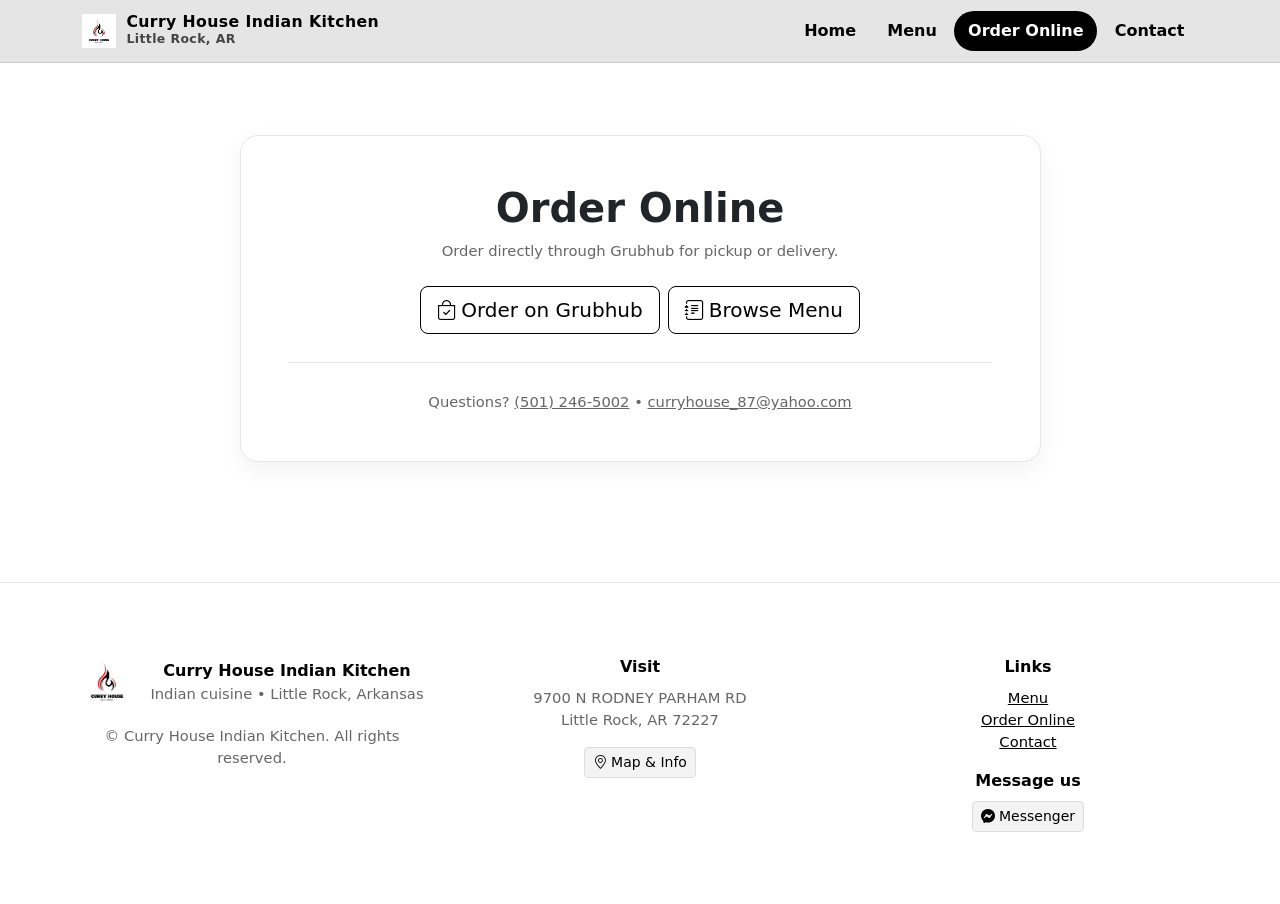
<file: curry house/order.html>
<!doctype html>
<html lang="en">
<head>
<meta charset="utf-8">
<meta name="viewport" content="width=device-width, initial-scale=1">
<title>Order Online • Curry House Indian Kitchen</title>
<meta name="description" content="Order Curry House Indian Kitchen online via Grubhub.">
<link rel="icon" href="images/curryhouse.png">

<link href="https://cdn.jsdelivr.net/npm/bootstrap@5.3.3/dist/css/bootstrap.min.css" rel="stylesheet" integrity="sha384-QWTKZyjpPEjISv5WaRU9OFeRpok6YctnYmDr5pNlyT2bRjXh0JMhjY6hW+ALEwIH" crossorigin="anonymous">
<link rel="stylesheet" href="https://cdn.jsdelivr.net/npm/bootstrap-icons@1.11.3/font/bootstrap-icons.min.css">
<link rel="stylesheet" href="css/styles.css">

</head>
<body>

<nav class="navbar navbar-expand-lg sticky-top">
  <div class="container">
    <a class="navbar-brand brand-lockup" href="index.html">
      <img src="images/curryhouse.png" alt="Curry House logo">
      <div>
        <div class="brand-title">Curry House Indian Kitchen</div>
        <div class="brand-sub">Little Rock, AR</div>
      </div>
    </a>

    <button class="navbar-toggler" type="button" data-bs-toggle="collapse" data-bs-target="#navMain" aria-controls="navMain" aria-expanded="false" aria-label="Toggle navigation">
      <span class="navbar-toggler-icon"></span>
    </button>

    <div class="collapse navbar-collapse" id="navMain">
      <ul class="navbar-nav ms-auto gap-1">
        <li class="nav-item"><a class="nav-link" href="index.html">Home</a></li>
        <li class="nav-item"><a class="nav-link" href="menu.html">Menu</a></li>
        <li class="nav-item"><a class="nav-link active" href="order.html">Order Online</a></li>
        <li class="nav-item"><a class="nav-link" href="contact.html">Contact</a></li>
      </ul>
    </div>
  </div>
</nav>


<section class="section">
  <div class="container container-xl">
    <div class="row justify-content-center">
      <div class="col-lg-9">
        <div class="card p-4 p-lg-5 text-center">
          <h1 class="fw-bold mb-2">Order Online</h1>
          <p class="smallprint mb-4">Order directly through Grubhub for pickup or delivery.</p>
          <div class="d-flex justify-content-center gap-2 flex-wrap">
            <a class="btn btn-accent btn-lg" target="_blank"
               href="https://www.grubhub.com/restaurant/curry-house-indian-kitchen-9700-n-rodney-parham-rd-little-rock/6415000?classicAffiliateId=%2Fr%2Fw%2F6415000%2Frestaurant%2F6415000">
              <i class="bi bi-bag-check me-1"></i>Order on Grubhub
            </a>
            <a class="btn btn-ghost btn-lg" href="menu.html">
              <i class="bi bi-journal-text me-1"></i>Browse Menu
            </a>
          </div>
          <div class="divider"></div>
          <div class="smallprint">
            Questions? <a href="tel:+15012465002">(501) 246-5002</a> • <a href="mailto:curryhouse_87@yahoo.com">curryhouse_87@yahoo.com</a>
          </div>
        </div>
      </div>
    </div>
  </div>
</section>


<footer class="footer mt-5">
  <div class="container section">
    <div class="row g-4 align-items-start">
      <div class="col-lg-4">
        <div class="d-flex align-items-center gap-3">
          <img src="images/curryhouse.png" alt="" width="54" height="54" class="rounded-3">
          <div>
            <div class="fw-bold">Curry House Indian Kitchen</div>
            <div class="smallprint">Indian cuisine • Little Rock, Arkansas</div>
          </div>
        </div>
        <div class="smallprint mt-3">© Curry House Indian Kitchen. All rights reserved.</div>
      </div>

      <div class="col-lg-4">
        <div class="fw-bold mb-2">Visit</div>
        <div class="smallprint">9700 N RODNEY PARHAM RD<br>Little Rock, AR 72227</div>
        <div class="mt-3">
          <a class="btn btn-sm btn-outline-dark" target="_blank"
             href="https://www.google.com/maps?q=9700+N+Rodney+Parham+Rd,+Little+Rock,+AR+72227">
            <i class="bi bi-geo-alt me-1"></i>Map & Info
          </a>
        </div>
      </div>

      <div class="col-lg-4">
        <div class="fw-bold mb-2">Links</div>
        <ul class="list-unstyled smallprint m-0">
          <li><a href="menu.html">Menu</a></li>
          <li><a href="order.html">Order Online</a></li>
          <li><a href="contact.html">Contact</a></li>
        </ul>

        <div class="fw-bold mt-3 mb-2">Message us</div>
        <a class="btn btn-sm btn-outline-dark" target="_blank" href="https://www.facebook.com/messages/t/100092393770337">
          <i class="bi bi-messenger me-1"></i>Messenger
        </a>
      </div>
    </div>
  </div>
</footer>


<script src="https://cdn.jsdelivr.net/npm/bootstrap@5.3.3/dist/js/bootstrap.bundle.min.js" integrity="sha384-YvpcrYf0tY3lHB60NNkmXc5s9fDVZLESaAA55NDzOxhy9GkcIdslK1eN7N6jIeHz" crossorigin="anonymous"></script>

</body>
</html>
</file>
<file: curry house/css/styles.css>
/* =========================================================
   Red Snapper Fish & Chicken – Refined White & Black Theme
   FULL UPDATED VERSION – Darker Navbar Fixed
   ========================================================= */

:root{
  --rs-bg: #ffffff;
  --rs-surface: #ffffff;
  --rs-surface-2: #ffffff;
  --rs-text: #000000;
  --rs-muted: #666666;
  --rs-accent: #000000;
  --rs-accent-2: #000000;
  --rs-border: #e6e6e6;
  --rs-shadow: 0 8px 24px rgba(0,0,0,.05);
}

html, body{ height: 100%; }

body{
  font-family: ui-sans-serif, system-ui, -apple-system, Segoe UI, Roboto, Helvetica, Arial;
  color: var(--rs-text);
  background: #ffffff;
}

a{ color: inherit; }
a:hover{ color: #000; }

.container-lg, .container-xl { max-width: 1100px; }

/* ================= NAVBAR ================= */

.navbar{
  background: #e5e5e5;  /* darker + visible */
  border-bottom: 1px solid #cccccc;
}

.navbar-brand{
  letter-spacing: .4px;
  font-weight: 800;
  color: #000000 !important;
}

.brand-lockup{
  display:flex;
  align-items:center;
  gap:.65rem;
}

.brand-lockup img{ width: 34px; height: 34px; object-fit: contain; }

.brand-lockup .brand-title{
  font-size: .98rem;
  line-height: 1.1;
  color: #000000;
}

.brand-lockup .brand-sub{
  font-size: .78rem;
  color: #444444;
  opacity: 1;
}

.nav-link{
  color: #000000 !important;
  font-weight: 600;
  border-radius: 999px;
  padding: .5rem .85rem !important;
}

.nav-link:hover{
  background: #dcdcdc;
  color: #000000 !important;
}

.nav-link.active{
  background: #000000;
  color: #ffffff !important;
}

/* ================= BUTTONS ================= */

.btn-accent{
  --bs-btn-bg: transparent;
  --bs-btn-border-color: #000000;
  --bs-btn-color: #000000;

  --bs-btn-hover-bg: #000000;
  --bs-btn-hover-border-color: #000000;
  --bs-btn-hover-color: #ffffff;

  --bs-btn-active-bg: #000000;
  --bs-btn-active-border-color: #000000;
  --bs-btn-active-color: #ffffff;

  box-shadow: none;
}

.btn-ghost{
  --bs-btn-color: #000000;
  --bs-btn-border-color: #000000;
  --bs-btn-hover-bg: #000000;
  --bs-btn-hover-border-color: #000000;
  --bs-btn-hover-color: #ffffff;
}

.footer .btn{
  --bs-btn-bg: #f3f3f3;
  --bs-btn-border-color: #dddddd;
  --bs-btn-color: #000000;

  --bs-btn-hover-bg: #e6e6e6;
  --bs-btn-hover-border-color: #dddddd;
  --bs-btn-hover-color: #000000;
}

/* ================= CARDS ================= */

.card{
  background: #ffffff;
  border: 1px solid var(--rs-border);
  border-radius: 18px;
  box-shadow: var(--rs-shadow);
}

.card-hover{
  transition: transform .18s ease, box-shadow .18s ease;
}

.card-hover:hover{
  transform: translateY(-3px);
  box-shadow: 0 10px 30px rgba(0,0,0,.08);
}

/* ================= SECTIONS ================= */

.section{
  padding: 3.25rem 0;
}

@media (min-width: 992px){
  .section{ padding: 4.5rem 0; }
}

/* ================= HERO ================= */

.hero{
  padding-top: 1.25rem;
}

.hero-surface{
  background: #ffffff;
  border: 1px solid var(--rs-border);
  border-radius: 26px;
  overflow:hidden;
  box-shadow: var(--rs-shadow);
}

.hero-left{
  padding: 2.1rem 1.5rem;
}

@media (min-width: 992px){
  .hero-left{ padding: 3.4rem 3rem; }
}

.hero h1{
  font-weight: 900;
  letter-spacing: -0.02em;
  margin-top: 1rem;
  line-height: 1.05;
}

@media (min-width: 992px){
  .hero h1{ font-size: 3rem; }
}

.hero p{
  color: var(--rs-muted);
  font-size: 1.05rem;
  max-width: 58ch;
}

/* ================= DIVIDER ================= */

.divider{
  height: 1px;
  background: var(--rs-border);
  margin: 1.75rem 0;
}

/* ================= MENU ================= */

.menu-category-title{
  font-weight: 900;
}

/* ===============================
   Perfect locked price alignment
   =============================== */

.menu-item{
  display: flex;
  align-items: flex-start;
  justify-content: space-between;
  gap: 1rem;
  padding: .65rem .75rem;
  border-radius: 14px;
  border: 1px solid transparent;
  background: #ffffff;
  transition: background .16s ease, border-color .16s ease;
}

.menu-item:hover{
  background: #f5f5f5;
  border-color: var(--rs-border);
}

/* LEFT SIDE (name + description) */
.menu-item > div:first-child{
  flex: 1;
  min-width: 0;
}

/* NAME */
.menu-item .name{
  font-weight: 700;
  font-size: .95rem;
  line-height: 1.25;
  display: block;
  word-break: break-word;
}

/* DESCRIPTION */
.menu-item .sub{
  display:block;
  font-size:.85rem;
  color: var(--rs-muted);
  margin-top:.2rem;
}

/* RIGHT SIDE PRICE — LOCKED */
.menu-item .price{
  flex: 0 0 auto;
  white-space: nowrap;
  text-align: right;
  font-weight: 800;
  min-width: 72px; /* forces visual alignment column */
  margin-left: 1rem;
}

.menu-item .sub{
  display:block;
  font-size:.9rem;
  color: var(--rs-muted);
  margin-top:.15rem;
}

/* ================= FOOTER ================= */

.footer{
  border-top: 1px solid var(--rs-border);
  background: #ffffff;
}

.footer a{
  color: #000000;
}

.footer a:hover{
  color: #333333;
}

/* ================= FOCUS ================= */

:focus-visible{
  outline: 2px solid #000000;
  outline-offset: 3px;
  border-radius: 8px;
}

.smallprint{
  font-size: .92rem;
  color: var(--rs-muted);
}

/* =========================================================
   Curry House enhancements (additive)
   ========================================================= */

/* Slightly richer hero background (still monochrome) */
.hero-surface{
  background: linear-gradient(180deg, #ffffff 0%, #fafafa 100%);
}
.hero-left{
  position: relative;
}
.hero-left:before{
  content:"";
  position:absolute;
  inset:-1px;
  border-radius: 26px;
  pointer-events:none;
  box-shadow: 0 18px 60px rgba(0,0,0,.06);
  opacity:.35;
}

/* Promo callout */
.promo-callout{
  border: 1px solid var(--rs-border);
  background: #ffffff;
  border-radius: 18px;
  box-shadow: var(--rs-shadow);
  padding: 1rem 1.1rem;
}
.promo-callout .badge{
  border: 1px solid var(--rs-border);
  background: #f6f6f6;
  color: #000;
}

/* Menu search block */
.menu-search{
  padding: 1.25rem 1.25rem;
  border: 1px solid var(--rs-border);
  border-radius: 18px;
  background: #ffffff;
  box-shadow: var(--rs-shadow);
}
.menu-search input{
  border-radius: 999px;
  padding: .65rem 1rem;
  border: 1px solid var(--rs-border);
}
.menu-search input:focus{
  border-color: #000000;
  box-shadow: 0 0 0 3px rgba(0,0,0,.08);
}

/* Menu accordion cards */
.menu-accordion .card{
  border-radius: 18px;
}
.menu-toggle{
  min-width: 44px;
  min-height: 44px;
  border-radius: 999px;
}
@media (max-width: 768px){
  .menu-toggle{
    min-width: 52px;
    min-height: 52px;
  }
}

/* Rotate chevron when expanded */
.menu-toggle[aria-expanded="true"] i{
  transform: rotate(180deg);
}
.menu-toggle i{
  transition: transform .2s ease;
}

/* No matches state */
.menu-no-matches{
  display:none;
  padding: 1.25rem;
  border-radius: 14px;
  border: 1px dashed var(--rs-border);
  background: #fafafa;
  text-align:center;
}
.menu-no-matches.show{
  display:block;
}

/* Improve keyboard visibility */
.menu-toggle:focus-visible,
.menu-search input:focus-visible{
  outline: 2px solid #000;
  outline-offset: 2px;
}
/* Footer — center content */
.footer { text-align: center; }
.footer .row { justify-content: center; }
.footer .col-lg-4 { display: flex; flex-direction: column; align-items: center; text-align: center; }
</file>
